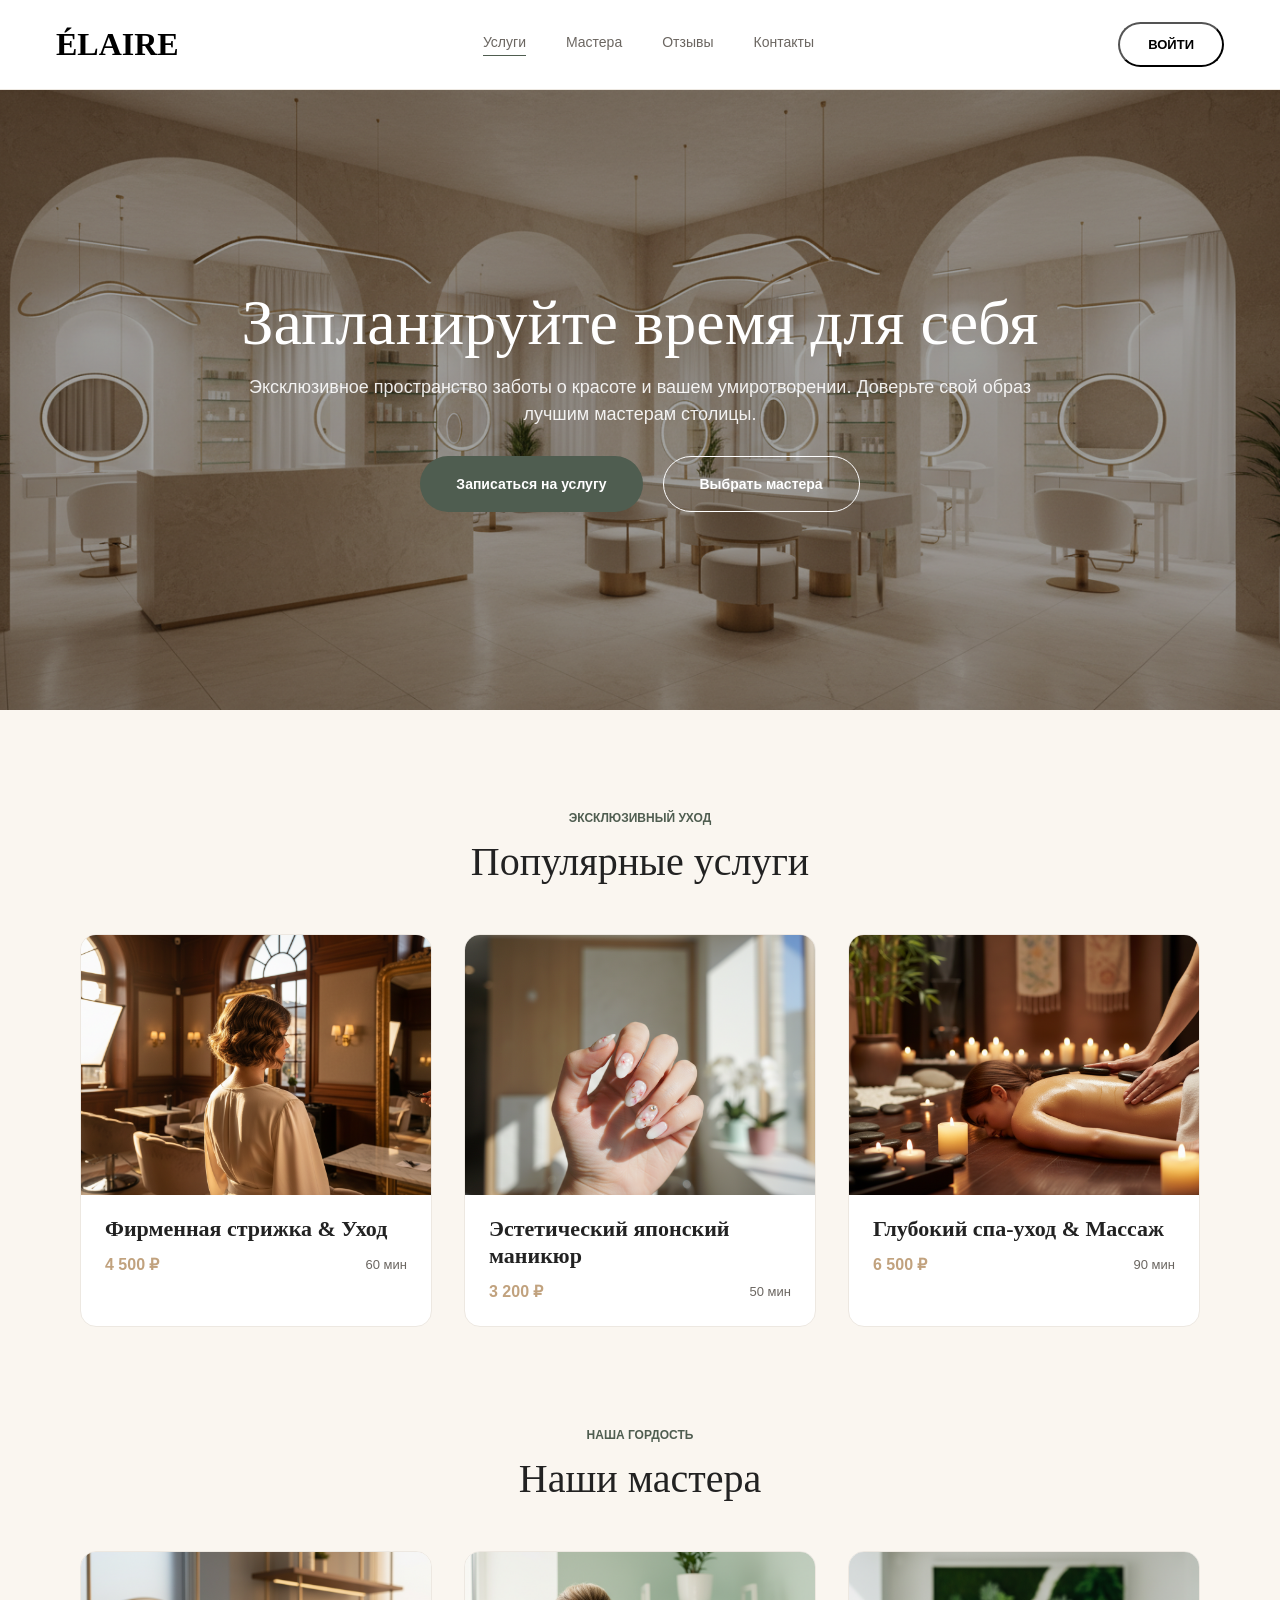
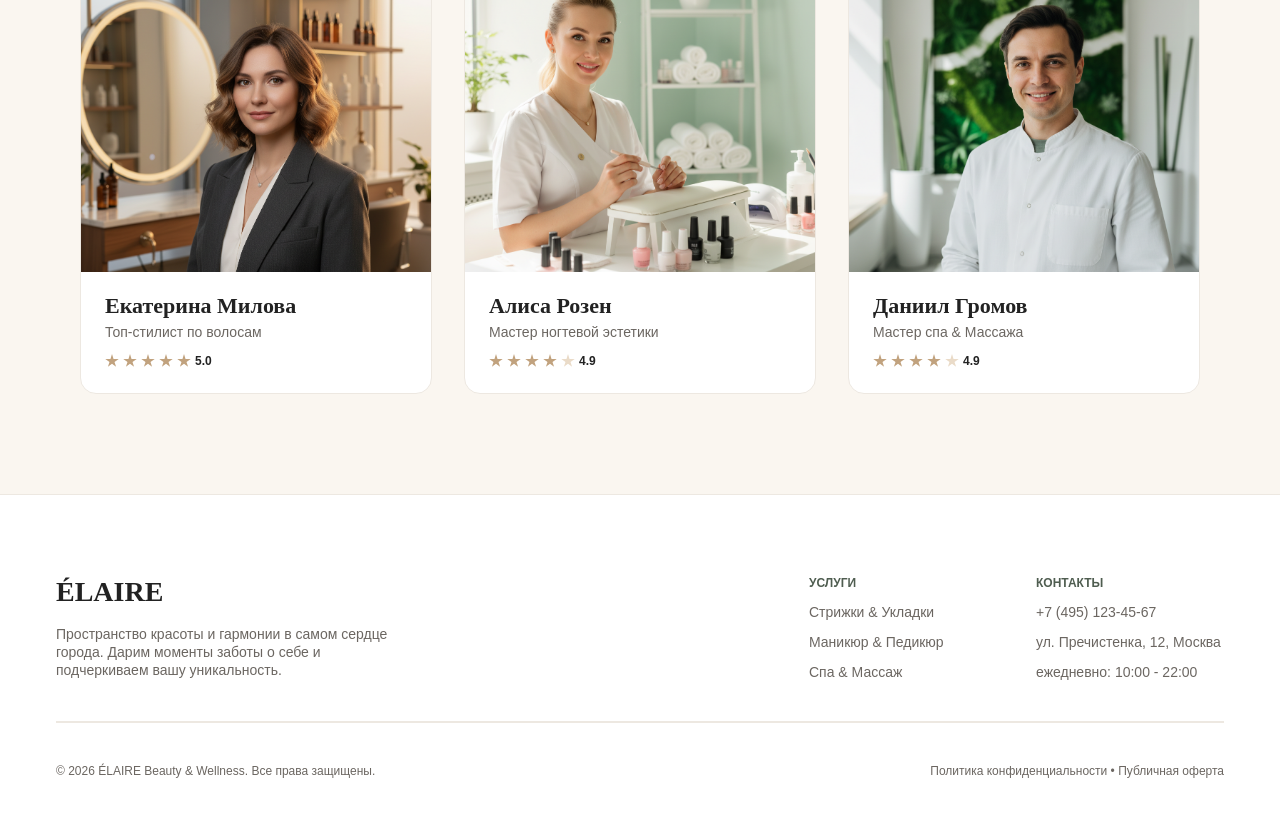
<file: frontend-1-complete/index.html>
<!DOCTYPE html>
<html lang="ru">
  <head>
    <meta charset="UTF-8" />
    <link rel="icon" type="image/svg+xml" href="/favicon.svg" />
    <meta name="viewport" content="width=device-width, initial-scale=1.0" />
    <title>ÉLAIRE — Салон услуг</title>
    <link rel="stylesheet" href="home.css" />
  </head>
  <body>
    <div class="page">
      <!-- header -->
      <header class="header">
        <div class="logo">
          <span class="logo-text">ÉLAIRE</span>
        </div>
        <nav class="nav-links">
          <div class="nav-item active"><a href="#">Услуги</a></div>
          <div class="nav-item"><a href="#">Мастера</a></div>
          <div class="nav-item"><a href="#">Отзывы</a></div>
          <div class="nav-item"><a href="#">Контакты</a></div>
        </nav>
        <button class="login-button"><span>Войти</span></button>
      </header>

      <!-- hero -->
      <section class="hero">
        <div class="hero-text-container">
          <h1 class="hero-title">Запланируйте время для себя</h1>
          <p class="hero-desc">
            Эксклюзивное пространство заботы о красоте и вашем умиротворении.
            Доверьте свой образ лучшим мастерам столицы.
          </p>
        </div>
        <div class="hero-ctas">
          <button
            class="cta-service"
            onclick="window.location.href='services.html'"
          >
            Записаться на услугу
          </button>
          <button class="cta-master">Выбрать мастера</button>
        </div>
      </section>

      <!-- popular services -->
      <section class="popular-services">
        <div class="section-header">
          <span class="section-tag">Эксклюзивный уход</span>
          <h2 class="section-title">Популярные услуги</h2>
        </div>
        <div class="services-grid">
          <article class="service-card">
            <div
              class="service-card-image"
              style="background-image: url('images/service-haircut.png')"
            ></div>
            <div class="service-card-body">
              <h3 class="service-card-title">Фирменная стрижка &amp; Уход</h3>
              <div class="service-card-meta">
                <span class="price">4 500 ₽</span>
                <span class="duration">60 мин</span>
              </div>
            </div>
          </article>
          <article class="service-card">
            <div
              class="service-card-image"
              style="background-image: url('images/service-manicure.png')"
            ></div>
            <div class="service-card-body">
              <h3 class="service-card-title">Эстетический японский маникюр</h3>
              <div class="service-card-meta">
                <span class="price">3 200 ₽</span>
                <span class="duration">50 мин</span>
              </div>
            </div>
          </article>
          <article class="service-card">
            <div
              class="service-card-image"
              style="background-image: url('images/service-spa.png')"
            ></div>
            <div class="service-card-body">
              <h3 class="service-card-title">Глубокий спа-уход &amp; Массаж</h3>
              <div class="service-card-meta">
                <span class="price">6 500 ₽</span>
                <span class="duration">90 мин</span>
              </div>
            </div>
          </article>
        </div>
      </section>

      <!-- our masters -->
      <section class="our-masters">
        <div class="section-header">
          <span class="section-tag">Наша гордость</span>
          <h2 class="section-title">Наши мастера</h2>
        </div>
        <div class="masters-grid">
          <article class="master-card">
            <div
              class="master-card-image"
              style="background-image: url('images/master-ekaterina.png')"
            ></div>
            <div class="master-card-body">
              <div class="master-info">
                <h3 class="master-name">Екатерина Милова</h3>
                <span class="master-role">Топ-стилист по волосам</span>
              </div>
              <div class="stars">
                <span class="star"></span>
                <span class="star"></span>
                <span class="star"></span>
                <span class="star"></span>
                <span class="star"></span>
                <span class="rating">5.0</span>
              </div>
            </div>
          </article>
          <article class="master-card">
            <div
              class="master-card-image"
              style="background-image: url('images/master-alisa.png')"
            ></div>
            <div class="master-card-body">
              <div class="master-info">
                <h3 class="master-name">Алиса Розен</h3>
                <span class="master-role">Мастер ногтевой эстетики</span>
              </div>
              <div class="stars">
                <span class="star"></span>
                <span class="star"></span>
                <span class="star"></span>
                <span class="star"></span>
                <span class="star star-empty"></span>
                <span class="rating">4.9</span>
              </div>
            </div>
          </article>
          <article class="master-card">
            <div
              class="master-card-image"
              style="background-image: url('images/master-daniil.png')"
            ></div>
            <div class="master-card-body">
              <div class="master-info">
                <h3 class="master-name">Даниил Громов</h3>
                <span class="master-role">Мастер спа &amp; Массажа</span>
              </div>
              <div class="stars">
                <span class="star"></span>
                <span class="star"></span>
                <span class="star"></span>
                <span class="star"></span>
                <span class="star star-empty"></span>
                <span class="rating">4.9</span>
              </div>
            </div>
          </article>
        </div>
      </section>

      <!-- footer -->
      <footer class="footer">
        <div class="footer-top">
          <div class="footer-brand">
            <span class="brand-name">ÉLAIRE</span>
            <span class="brand-desc"
              >Пространство красоты и гармонии в самом сердце города. Дарим
              моменты заботы о себе и подчеркиваем вашу уникальность.</span
            >
          </div>
          <div class="footer-links-row">
            <div class="links-col" style="width: 147px">
              <span class="col-title">Услуги</span>
              <a href="#">Стрижки &amp; Укладки</a>
              <a href="#">Маникюр &amp; Педикюр</a>
              <a href="#">Спа &amp; Массаж</a>
            </div>
            <div class="links-col" style="width: 188px">
              <span class="col-title">Контакты</span>
              <a href="#">+7 (495) 123-45-67</a>
              <a href="#">ул. Пречистенка, 12, Москва</a>
              <a href="#">ежедневно: 10:00 - 22:00</a>
            </div>
          </div>
        </div>
        <div class="footer-line"></div>
        <div class="footer-bottom">
          <span class="copy"
            >© 2026 ÉLAIRE Beauty &amp; Wellness. Все права защищены.</span
          >
          <span class="legal"
            >Политика конфиденциальности • Публичная оферта</span
          >
        </div>
      </footer>
    </div>
  </body>
</html>
</file>
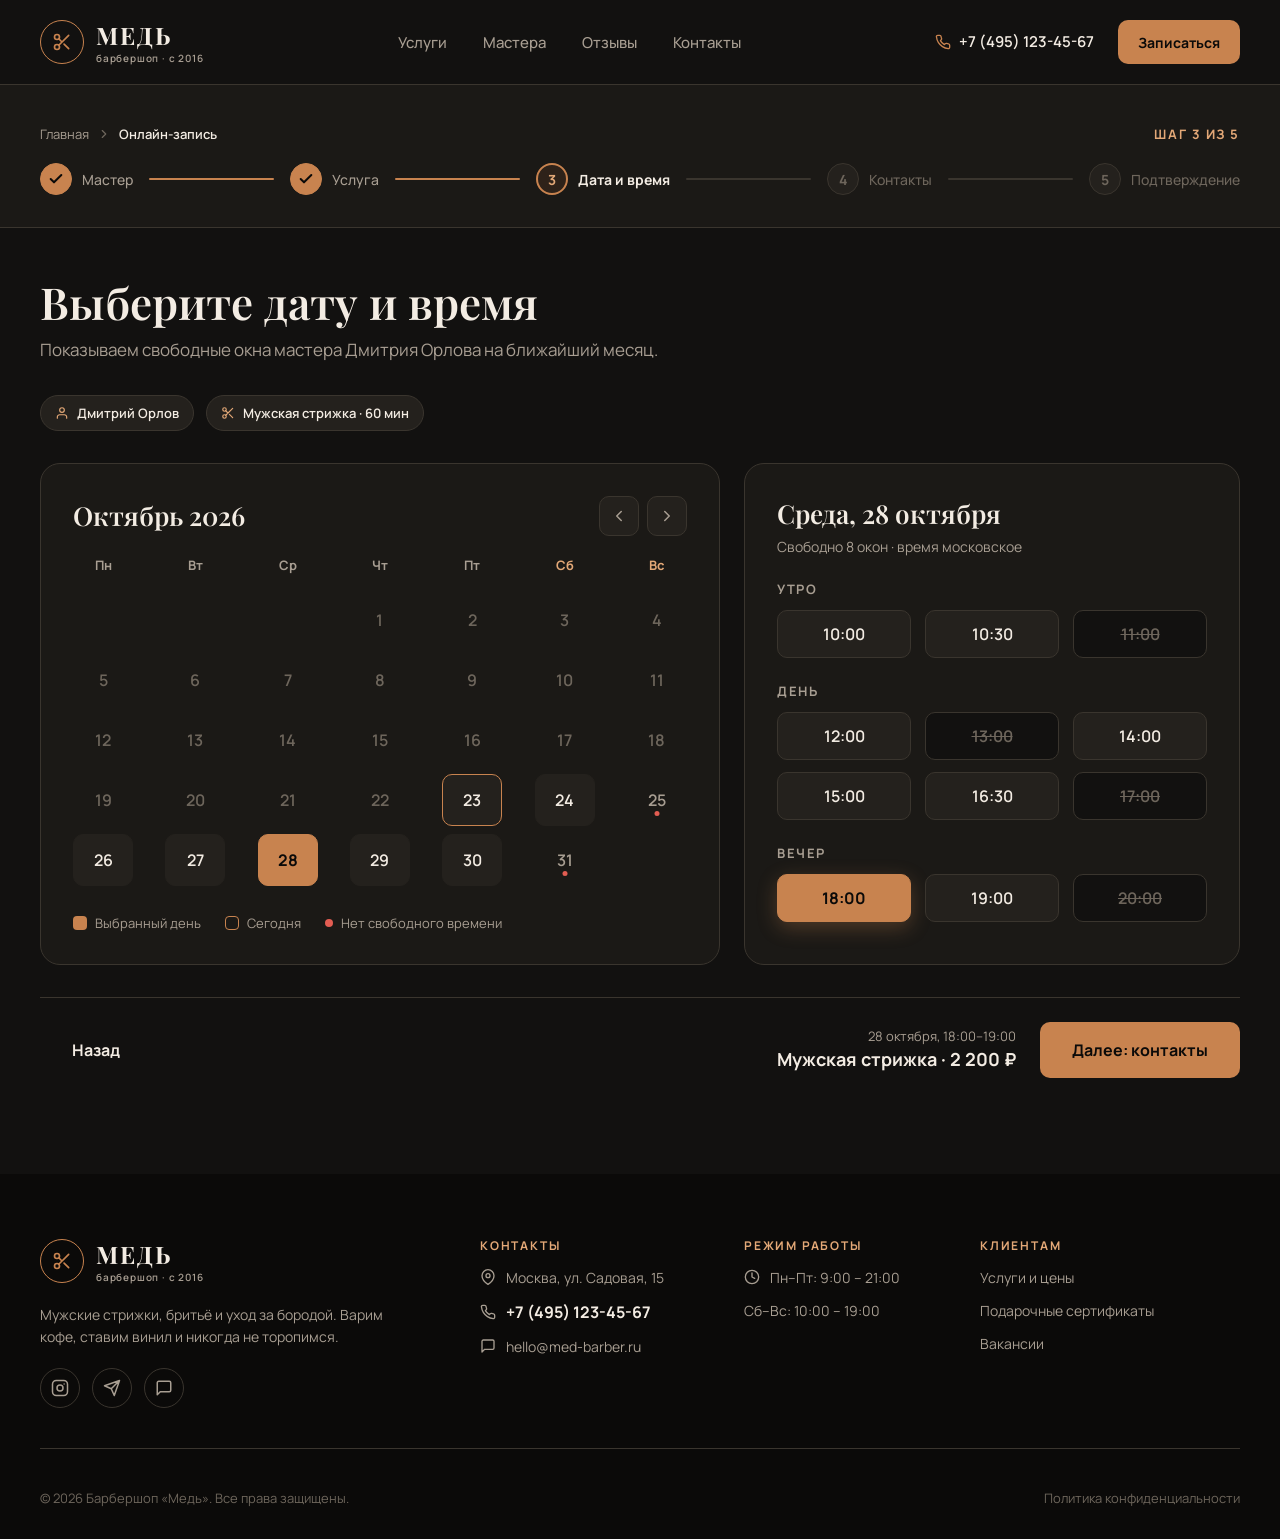
<file: frontend-1-practice/index.html>
<!DOCTYPE html>
<html lang="ru">
<head>
  <meta charset="UTF-8">
  <meta name="viewport" content="width=device-width, initial-scale=1.0">
  <title>Выбор даты и времени — Барбершоп «Медь»</title>
  <link rel="preconnect" href="https://fonts.googleapis.com">
  <link rel="preconnect" href="https://fonts.gstatic.com" crossorigin>
  <link href="https://fonts.googleapis.com/css2?family=Manrope:wght@400;500;600;700&family=Playfair+Display:wght@600;700&display=swap" rel="stylesheet">
  <link rel="stylesheet" href="styles.css">
</head>
<body class="page">

  <!-- Шапка -->
  <header class="header">
    <div class="header__inner">
      <a class="logo" href="#">
        <span class="logo__sign">
          <svg class="logo__icon" width="20" height="20" viewBox="0 0 20 20" fill="none" stroke="currentColor" stroke-width="1.67" stroke-linecap="round" stroke-linejoin="round" aria-hidden="true">
            <circle cx="5" cy="5" r="2.5"/><circle cx="5" cy="15" r="2.5"/>
            <path d="M16.67 3.33 6.77 13.23M12.06 12.07l4.6 4.6M6.77 6.77 10 10"/>
          </svg>
        </span>
        <span class="logo__text">
          <span class="logo__title">Медь</span>
          <span class="logo__subtitle">барбершоп · с 2016</span>
        </span>
      </a>

      <nav class="header__nav">
        <ul class="menu">
          <li class="menu__item"><a class="menu__link" href="#">Услуги</a></li>
          <li class="menu__item"><a class="menu__link" href="#">Мастера</a></li>
          <li class="menu__item"><a class="menu__link" href="#">Отзывы</a></li>
          <li class="menu__item"><a class="menu__link" href="#">Контакты</a></li>
        </ul>
      </nav>

      <div class="header__actions">
        <a class="phone" href="tel:+74951234567">
          <svg class="phone__icon" width="16" height="16" viewBox="0 0 24 24" fill="none" stroke="currentColor" stroke-width="2" stroke-linecap="round" stroke-linejoin="round" aria-hidden="true">
            <path d="M22 16.92v3a2 2 0 0 1-2.18 2 19.79 19.79 0 0 1-8.63-3.07 19.5 19.5 0 0 1-6-6 19.79 19.79 0 0 1-3.07-8.67A2 2 0 0 1 4.11 2h3a2 2 0 0 1 2 1.72c.13.96.36 1.9.7 2.81a2 2 0 0 1-.45 2.11L8.09 9.91a16 16 0 0 0 6 6l1.27-1.27a2 2 0 0 1 2.11-.45c.91.34 1.85.57 2.81.7A2 2 0 0 1 22 16.92z"/>
          </svg>
          +7 (495) 123-45-67
        </a>
        <a class="button button_type_primary button_size_s" href="#">Записаться</a>
      </div>
    </div>
  </header>

  <main class="main">

    <!-- Шаги записи -->
    <section class="steps">
      <div class="steps__inner">
        <div class="steps__top">
          <nav class="breadcrumbs" aria-label="Хлебные крошки">
            <a class="breadcrumbs__link" href="#">Главная</a>
            <svg class="breadcrumbs__icon" width="14" height="14" viewBox="0 0 14 14" fill="none" stroke="currentColor" stroke-width="1.17" stroke-linecap="round" stroke-linejoin="round" aria-hidden="true"><path d="M5.25 10.5 8.75 7l-3.5-3.5"/></svg>
            <span class="breadcrumbs__current">Онлайн-запись</span>
          </nav>
          <p class="steps__counter">Шаг 3 из 5</p>
        </div>

        <ol class="progress">
          <li class="progress__step progress__step_state_done">
            <span class="progress__circle">
              <svg width="16" height="16" viewBox="0 0 16 16" fill="none" stroke="currentColor" stroke-width="2" stroke-linecap="round" stroke-linejoin="round" aria-hidden="true"><path d="M13.33 4 6 11.33 2.67 8"/></svg>
            </span>
            <span class="progress__label">Мастер</span>
          </li>
          <li class="progress__line progress__line_state_done" aria-hidden="true"></li>
          <li class="progress__step progress__step_state_done">
            <span class="progress__circle">
              <svg width="16" height="16" viewBox="0 0 16 16" fill="none" stroke="currentColor" stroke-width="2" stroke-linecap="round" stroke-linejoin="round" aria-hidden="true"><path d="M13.33 4 6 11.33 2.67 8"/></svg>
            </span>
            <span class="progress__label">Услуга</span>
          </li>
          <li class="progress__line progress__line_state_done" aria-hidden="true"></li>
          <li class="progress__step progress__step_state_current">
            <span class="progress__circle">3</span>
            <span class="progress__label">Дата и время</span>
          </li>
          <li class="progress__line" aria-hidden="true"></li>
          <li class="progress__step">
            <span class="progress__circle">4</span>
            <span class="progress__label">Контакты</span>
          </li>
          <li class="progress__line" aria-hidden="true"></li>
          <li class="progress__step">
            <span class="progress__circle">5</span>
            <span class="progress__label">Подтверждение</span>
          </li>
        </ol>
      </div>
    </section>

    <!-- Выбор даты и времени -->
    <section class="booking">
      <div class="booking__intro">
        <h1 class="booking__title">Выберите дату и время</h1>
        <p class="booking__text">Показываем свободные окна мастера Дмитрия Орлова на ближайший месяц.</p>
      </div>

      <ul class="chosen">
        <li class="chip">
          <svg class="chip__icon" width="14" height="14" viewBox="0 0 14 14" fill="none" stroke="currentColor" stroke-width="1.17" stroke-linecap="round" stroke-linejoin="round" aria-hidden="true">
            <path d="M11.67 12.25v-1.17a2.33 2.33 0 0 0-2.34-2.33H4.67a2.33 2.33 0 0 0-2.34 2.33v1.17"/><circle cx="7" cy="4.08" r="2.33"/>
          </svg>
          Дмитрий Орлов
        </li>
        <li class="chip">
          <svg class="chip__icon" width="14" height="14" viewBox="0 0 20 20" fill="none" stroke="currentColor" stroke-width="1.67" stroke-linecap="round" stroke-linejoin="round" aria-hidden="true">
            <circle cx="5" cy="5" r="2.5"/><circle cx="5" cy="15" r="2.5"/>
            <path d="M16.67 3.33 6.77 13.23M12.06 12.07l4.6 4.6M6.77 6.77 10 10"/>
          </svg>
          Мужская стрижка · 60 мин
        </li>
      </ul>

      <div class="booking__grid">

        <!-- Календарь -->
        <article class="card calendar">
          <div class="calendar__head">
            <h2 class="card__title">Октябрь 2026</h2>
            <div class="calendar__arrows">
              <button class="icon-button" type="button" aria-label="Предыдущий месяц">
                <svg width="18" height="18" viewBox="0 0 18 18" fill="none" stroke="currentColor" stroke-width="1.5" stroke-linecap="round" stroke-linejoin="round" aria-hidden="true"><path d="M11.25 13.5 6.75 9l4.5-4.5"/></svg>
              </button>
              <button class="icon-button" type="button" aria-label="Следующий месяц">
                <svg width="18" height="18" viewBox="0 0 18 18" fill="none" stroke="currentColor" stroke-width="1.5" stroke-linecap="round" stroke-linejoin="round" aria-hidden="true"><path d="M6.75 13.5 11.25 9l-4.5-4.5"/></svg>
              </button>
            </div>
          </div>

          <ul class="calendar__weekdays">
            <li class="calendar__weekday">Пн</li>
            <li class="calendar__weekday">Вт</li>
            <li class="calendar__weekday">Ср</li>
            <li class="calendar__weekday">Чт</li>
            <li class="calendar__weekday">Пт</li>
            <li class="calendar__weekday calendar__weekday_type_weekend">Сб</li>
            <li class="calendar__weekday calendar__weekday_type_weekend">Вс</li>
          </ul>

          <div class="calendar__days">
            <span class="day day_type_empty"></span>
            <span class="day day_type_empty"></span>
            <span class="day day_type_empty"></span>
            <button class="day day_state_past" type="button" disabled>1</button>
            <button class="day day_state_past" type="button" disabled>2</button>
            <button class="day day_state_past" type="button" disabled>3</button>
            <button class="day day_state_past" type="button" disabled>4</button>

            <button class="day day_state_past" type="button" disabled>5</button>
            <button class="day day_state_past" type="button" disabled>6</button>
            <button class="day day_state_past" type="button" disabled>7</button>
            <button class="day day_state_past" type="button" disabled>8</button>
            <button class="day day_state_past" type="button" disabled>9</button>
            <button class="day day_state_past" type="button" disabled>10</button>
            <button class="day day_state_past" type="button" disabled>11</button>

            <button class="day day_state_past" type="button" disabled>12</button>
            <button class="day day_state_past" type="button" disabled>13</button>
            <button class="day day_state_past" type="button" disabled>14</button>
            <button class="day day_state_past" type="button" disabled>15</button>
            <button class="day day_state_past" type="button" disabled>16</button>
            <button class="day day_state_past" type="button" disabled>17</button>
            <button class="day day_state_past" type="button" disabled>18</button>

            <button class="day day_state_past" type="button" disabled>19</button>
            <button class="day day_state_past" type="button" disabled>20</button>
            <button class="day day_state_past" type="button" disabled>21</button>
            <button class="day day_state_past" type="button" disabled>22</button>
            <button class="day day_state_today" type="button">23</button>
            <button class="day" type="button">24</button>
            <button class="day day_state_full" type="button">25</button>

            <button class="day" type="button">26</button>
            <button class="day" type="button">27</button>
            <button class="day day_state_selected" type="button" aria-pressed="true">28</button>
            <button class="day" type="button">29</button>
            <button class="day" type="button">30</button>
            <button class="day day_state_full" type="button">31</button>
            <span class="day day_type_empty"></span>
          </div>

          <ul class="legend">
            <li class="legend__item"><span class="legend__mark legend__mark_type_selected"></span>Выбранный день</li>
            <li class="legend__item"><span class="legend__mark legend__mark_type_today"></span>Сегодня</li>
            <li class="legend__item"><span class="legend__mark legend__mark_type_full"></span>Нет свободного времени</li>
          </ul>
        </article>

        <!-- Свободное время -->
        <article class="card slots">
          <div class="slots__head">
            <h2 class="card__title">Среда, 28 октября</h2>
            <p class="slots__caption">Свободно 8 окон · время московское</p>
          </div>

          <div class="slots__group">
            <h3 class="slots__label">Утро</h3>
            <div class="slots__list">
              <button class="slot" type="button">10:00</button>
              <button class="slot" type="button">10:30</button>
              <button class="slot slot_state_busy" type="button" disabled>11:00</button>
            </div>
          </div>

          <div class="slots__group">
            <h3 class="slots__label">День</h3>
            <div class="slots__list">
              <button class="slot" type="button">12:00</button>
              <button class="slot slot_state_busy" type="button" disabled>13:00</button>
              <button class="slot" type="button">14:00</button>
              <button class="slot" type="button">15:00</button>
              <button class="slot" type="button">16:30</button>
              <button class="slot slot_state_busy" type="button" disabled>17:00</button>
            </div>
          </div>

          <div class="slots__group">
            <h3 class="slots__label">Вечер</h3>
            <div class="slots__list">
              <button class="slot slot_state_selected" type="button" aria-pressed="true">18:00</button>
              <button class="slot" type="button">19:00</button>
              <button class="slot slot_state_busy" type="button" disabled>20:00</button>
            </div>
          </div>
        </article>
      </div>

      <!-- Навигация по шагам -->
      <div class="step-nav">
        <a class="button button_type_ghost" href="#">Назад</a>
        <div class="step-nav__right">
          <div class="summary">
            <p class="summary__date">28 октября, 18:00–19:00</p>
            <p class="summary__service">Мужская стрижка · 2 200 ₽</p>
          </div>
          <a class="button button_type_primary" href="#">Далее: контакты</a>
        </div>
      </div>
    </section>
  </main>

  <!-- Подвал -->
  <footer class="footer">
    <div class="footer__inner">
      <div class="footer__columns">
        <div class="footer__about">
          <a class="logo" href="#">
            <span class="logo__sign">
              <svg class="logo__icon" width="20" height="20" viewBox="0 0 20 20" fill="none" stroke="currentColor" stroke-width="1.67" stroke-linecap="round" stroke-linejoin="round" aria-hidden="true">
                <circle cx="5" cy="5" r="2.5"/><circle cx="5" cy="15" r="2.5"/>
                <path d="M16.67 3.33 6.77 13.23M12.06 12.07l4.6 4.6M6.77 6.77 10 10"/>
              </svg>
            </span>
            <span class="logo__text">
              <span class="logo__title">Медь</span>
              <span class="logo__subtitle">барбершоп · с 2016</span>
            </span>
          </a>
          <p class="footer__text">Мужские стрижки, бритьё и уход за бородой. Варим кофе, ставим винил и никогда не торопимся.</p>
          <ul class="socials">
            <li class="socials__item"><a class="socials__link" href="#" aria-label="Instagram">
              <svg width="18" height="18" viewBox="0 0 18 18" fill="none" stroke="currentColor" stroke-width="1.5" stroke-linecap="round" stroke-linejoin="round" aria-hidden="true"><rect x="1.5" y="1.5" width="15" height="15" rx="3.75"/><circle cx="9" cy="9" r="3"/><path d="M13.13 4.88h.01"/></svg>
            </a></li>
            <li class="socials__item"><a class="socials__link" href="#" aria-label="Telegram">
              <svg width="18" height="18" viewBox="0 0 18 18" fill="none" stroke="currentColor" stroke-width="1.5" stroke-linecap="round" stroke-linejoin="round" aria-hidden="true"><path d="M16.5 1.5 8.25 9.75M16.5 1.5l-5.25 15-3-6.75-6.75-3 15-5.25z"/></svg>
            </a></li>
            <li class="socials__item"><a class="socials__link" href="#" aria-label="Написать нам">
              <svg width="18" height="18" viewBox="0 0 18 18" fill="none" stroke="currentColor" stroke-width="1.5" stroke-linecap="round" stroke-linejoin="round" aria-hidden="true"><path d="M15.75 11.25a1.5 1.5 0 0 1-1.5 1.5h-9l-3 3v-12a1.5 1.5 0 0 1 1.5-1.5h10.5a1.5 1.5 0 0 1 1.5 1.5z"/></svg>
            </a></li>
          </ul>
        </div>

        <div class="footer__column">
          <h2 class="footer__heading">Контакты</h2>
          <address class="footer__list">
            <p class="footer__row">
              <svg class="footer__icon" width="16" height="16" viewBox="0 0 16 16" fill="none" stroke="currentColor" stroke-width="1.33" stroke-linecap="round" stroke-linejoin="round" aria-hidden="true"><path d="M14 6.67c0 4.66-6 8.66-6 8.66s-6-4-6-8.66a6 6 0 0 1 12 0z"/><circle cx="8" cy="6.67" r="2"/></svg>
              Москва, ул. Садовая, 15
            </p>
            <a class="footer__row footer__row_type_phone" href="tel:+74951234567">
              <svg class="footer__icon" width="16" height="16" viewBox="0 0 24 24" fill="none" stroke="currentColor" stroke-width="2" stroke-linecap="round" stroke-linejoin="round" aria-hidden="true"><path d="M22 16.92v3a2 2 0 0 1-2.18 2 19.79 19.79 0 0 1-8.63-3.07 19.5 19.5 0 0 1-6-6 19.79 19.79 0 0 1-3.07-8.67A2 2 0 0 1 4.11 2h3a2 2 0 0 1 2 1.72c.13.96.36 1.9.7 2.81a2 2 0 0 1-.45 2.11L8.09 9.91a16 16 0 0 0 6 6l1.27-1.27a2 2 0 0 1 2.11-.45c.91.34 1.85.57 2.81.7A2 2 0 0 1 22 16.92z"/></svg>
              +7 (495) 123-45-67
            </a>
            <a class="footer__row footer__link" href="mailto:hello@med-barber.ru">
              <svg class="footer__icon" width="16" height="16" viewBox="0 0 18 18" fill="none" stroke="currentColor" stroke-width="1.5" stroke-linecap="round" stroke-linejoin="round" aria-hidden="true"><path d="M15.75 11.25a1.5 1.5 0 0 1-1.5 1.5h-9l-3 3v-12a1.5 1.5 0 0 1 1.5-1.5h10.5a1.5 1.5 0 0 1 1.5 1.5z"/></svg>
              hello@med-barber.ru
            </a>
          </address>
        </div>

        <div class="footer__column">
          <h2 class="footer__heading">Режим работы</h2>
          <div class="footer__list">
            <p class="footer__row">
              <svg class="footer__icon" width="16" height="16" viewBox="0 0 16 16" fill="none" stroke="currentColor" stroke-width="1.33" stroke-linecap="round" stroke-linejoin="round" aria-hidden="true"><circle cx="8" cy="8" r="6.67"/><path d="M8 4v4l2.67 1.33"/></svg>
              Пн–Пт: 9:00 – 21:00
            </p>
            <p class="footer__row">Сб–Вс: 10:00 – 19:00</p>
          </div>
        </div>

        <nav class="footer__column">
          <h2 class="footer__heading">Клиентам</h2>
          <ul class="footer__list">
            <li class="footer__item"><a class="footer__row footer__link" href="#">Услуги и цены</a></li>
            <li class="footer__item"><a class="footer__row footer__link" href="#">Подарочные сертификаты</a></li>
            <li class="footer__item"><a class="footer__row footer__link" href="#">Вакансии</a></li>
          </ul>
        </nav>
      </div>

      <div class="footer__bottom">
        <p class="footer__copy">© 2026 Барбершоп «Медь». Все права защищены.</p>
        <a class="footer__copy footer__link" href="#">Политика конфиденциальности</a>
      </div>
    </div>
  </footer>

</body>
</html>
</file>
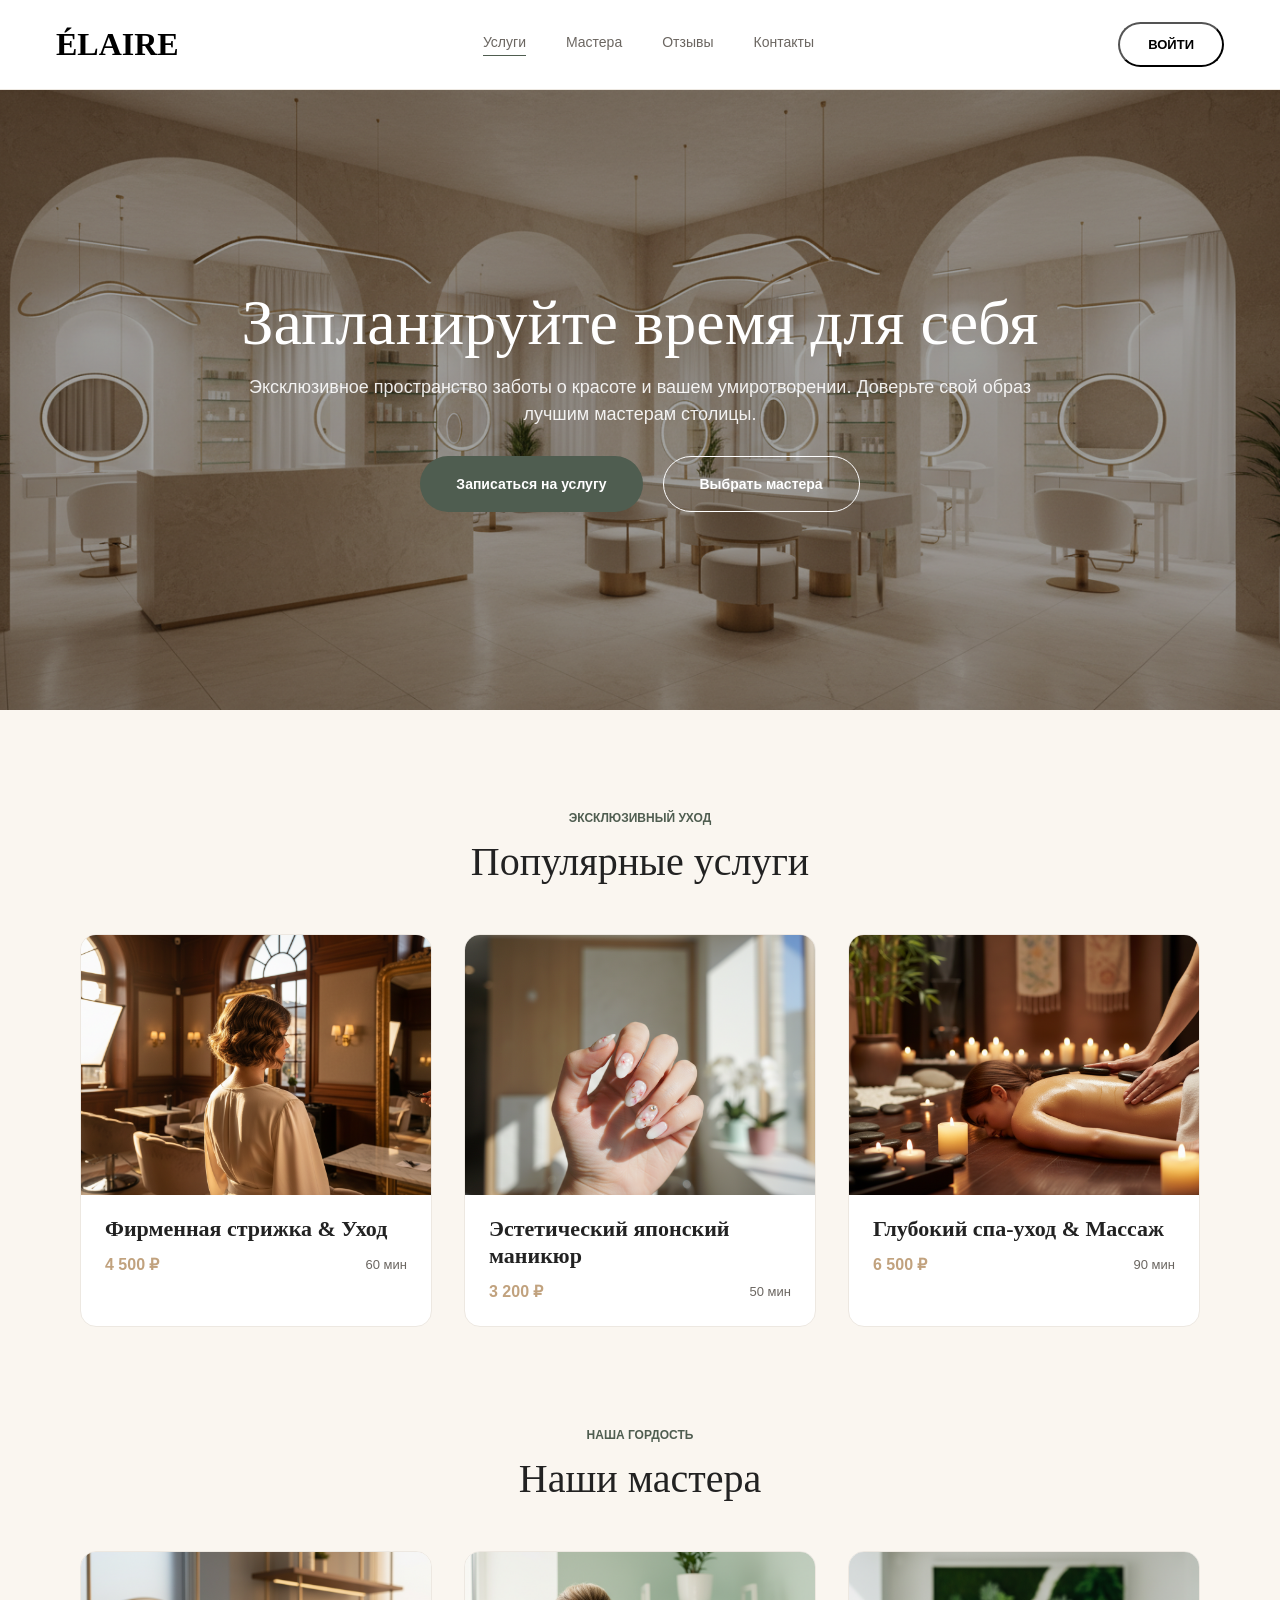
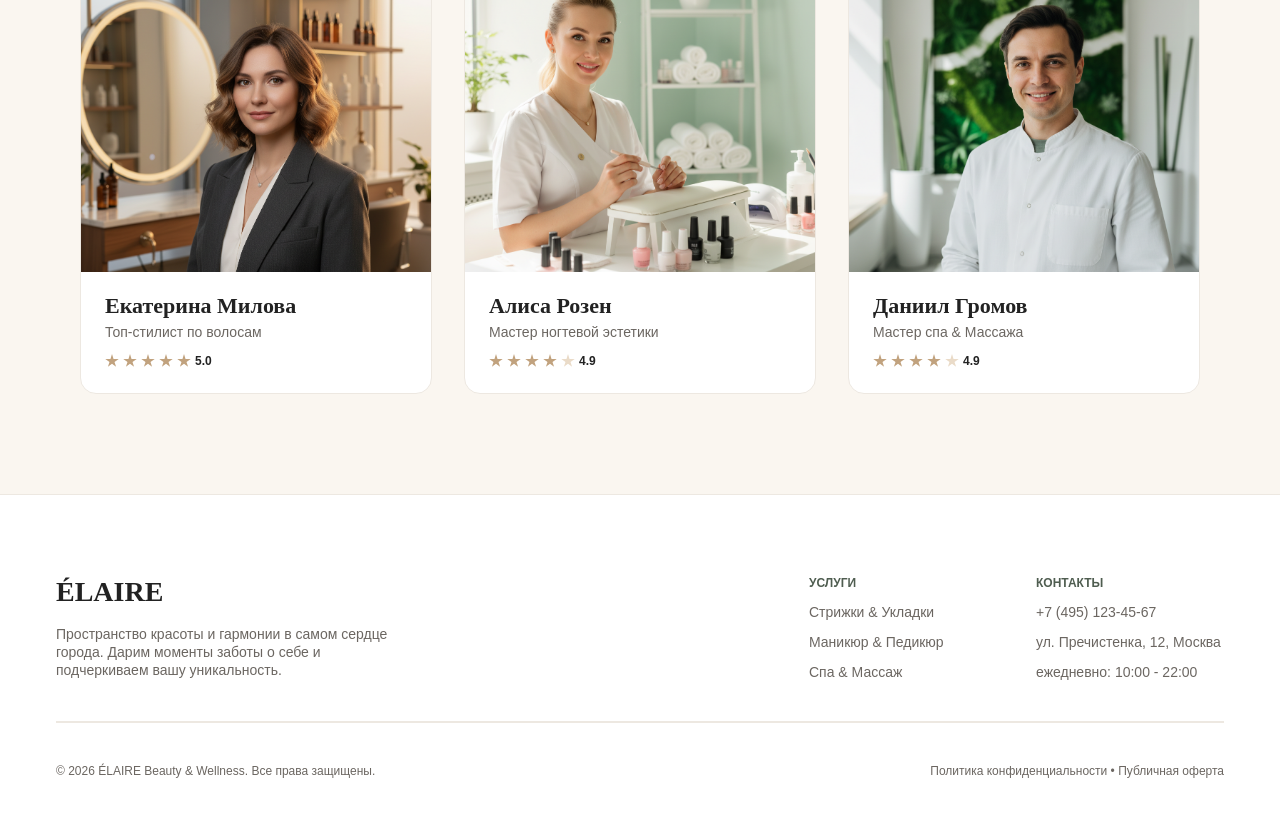
<file: frontend-2-complete/index.html>
<!DOCTYPE html>
<html lang="ru">
  <head>
    <meta charset="UTF-8" />
    <link rel="icon" type="image/svg+xml" href="/favicon.svg" />
    <meta name="viewport" content="width=device-width, initial-scale=1.0" />
    <title>ÉLAIRE — Салон услуг</title>
    <link rel="stylesheet" href="home.css" />
  </head>
  <body>
    <div class="page">
      <!-- header -->
      <header class="header">
        <div class="logo">
          <span class="logo-text">ÉLAIRE</span>
        </div>
        <nav class="nav-links">
          <div class="nav-item active"><a href="#">Услуги</a></div>
          <div class="nav-item"><a href="#">Мастера</a></div>
          <div class="nav-item"><a href="#">Отзывы</a></div>
          <div class="nav-item"><a href="#">Контакты</a></div>
        </nav>
        <button class="login-button"><span>Войти</span></button>
      </header>

      <!-- hero -->
      <section class="hero">
        <div class="hero-text-container">
          <h1 class="hero-title">Запланируйте время для себя</h1>
          <p class="hero-desc">
            Эксклюзивное пространство заботы о красоте и вашем умиротворении.
            Доверьте свой образ лучшим мастерам столицы.
          </p>
        </div>
        <div class="hero-ctas">
          <button class="cta-service">Записаться на услугу</button>
          <button class="cta-master">Выбрать мастера</button>
        </div>
      </section>

      <!-- popular services -->
      <section class="popular-services">
        <div class="section-header">
          <span class="section-tag">Эксклюзивный уход</span>
          <h2 class="section-title">Популярные услуги</h2>
        </div>
        <div class="services-grid">
          <article class="service-card">
            <div
              class="service-card-image"
              style="background-image: url('images/service-haircut.png')"
            ></div>
            <div class="service-card-body">
              <h3 class="service-card-title">Фирменная стрижка &amp; Уход</h3>
              <div class="service-card-meta">
                <span class="price">4 500 ₽</span>
                <span class="duration">60 мин</span>
              </div>
            </div>
          </article>
          <article class="service-card">
            <div
              class="service-card-image"
              style="background-image: url('images/service-manicure.png')"
            ></div>
            <div class="service-card-body">
              <h3 class="service-card-title">Эстетический японский маникюр</h3>
              <div class="service-card-meta">
                <span class="price">3 200 ₽</span>
                <span class="duration">50 мин</span>
              </div>
            </div>
          </article>
          <article class="service-card">
            <div
              class="service-card-image"
              style="background-image: url('images/service-spa.png')"
            ></div>
            <div class="service-card-body">
              <h3 class="service-card-title">Глубокий спа-уход &amp; Массаж</h3>
              <div class="service-card-meta">
                <span class="price">6 500 ₽</span>
                <span class="duration">90 мин</span>
              </div>
            </div>
          </article>
        </div>
      </section>

      <!-- our masters -->
      <section class="our-masters">
        <div class="section-header">
          <span class="section-tag">Наша гордость</span>
          <h2 class="section-title">Наши мастера</h2>
        </div>
        <div class="masters-grid">
          <article class="master-card">
            <div
              class="master-card-image"
              style="background-image: url('images/master-ekaterina.png')"
            ></div>
            <div class="master-card-body">
              <div class="master-info">
                <h3 class="master-name">Екатерина Милова</h3>
                <span class="master-role">Топ-стилист по волосам</span>
              </div>
              <div class="stars">
                <span class="star"></span>
                <span class="star"></span>
                <span class="star"></span>
                <span class="star"></span>
                <span class="star"></span>
                <span class="rating">5.0</span>
              </div>
            </div>
          </article>
          <article class="master-card">
            <div
              class="master-card-image"
              style="background-image: url('images/master-alisa.png')"
            ></div>
            <div class="master-card-body">
              <div class="master-info">
                <h3 class="master-name">Алиса Розен</h3>
                <span class="master-role">Мастер ногтевой эстетики</span>
              </div>
              <div class="stars">
                <span class="star"></span>
                <span class="star"></span>
                <span class="star"></span>
                <span class="star"></span>
                <span class="star star-empty"></span>
                <span class="rating">4.9</span>
              </div>
            </div>
          </article>
          <article class="master-card">
            <div
              class="master-card-image"
              style="background-image: url('images/master-daniil.png')"
            ></div>
            <div class="master-card-body">
              <div class="master-info">
                <h3 class="master-name">Даниил Громов</h3>
                <span class="master-role">Мастер спа &amp; Массажа</span>
              </div>
              <div class="stars">
                <span class="star"></span>
                <span class="star"></span>
                <span class="star"></span>
                <span class="star"></span>
                <span class="star star-empty"></span>
                <span class="rating">4.9</span>
              </div>
            </div>
          </article>
        </div>
      </section>

      <!-- footer -->
      <footer class="footer">
        <div class="footer-top">
          <div class="footer-brand">
            <span class="brand-name">ÉLAIRE</span>
            <span class="brand-desc"
              >Пространство красоты и гармонии в самом сердце города. Дарим
              моменты заботы о себе и подчеркиваем вашу уникальность.</span
            >
          </div>
          <div class="footer-links-row">
            <div class="links-col" style="width: 147px">
              <span class="col-title">Услуги</span>
              <a href="#">Стрижки &amp; Укладки</a>
              <a href="#">Маникюр &amp; Педикюр</a>
              <a href="#">Спа &amp; Массаж</a>
            </div>
            <div class="links-col" style="width: 188px">
              <span class="col-title">Контакты</span>
              <a href="#">+7 (495) 123-45-67</a>
              <a href="#">ул. Пречистенка, 12, Москва</a>
              <a href="#">ежедневно: 10:00 - 22:00</a>
            </div>
          </div>
        </div>
        <div class="footer-line"></div>
        <div class="footer-bottom">
          <span class="copy"
            >© 2026 ÉLAIRE Beauty &amp; Wellness. Все права защищены.</span
          >
          <span class="legal"
            >Политика конфиденциальности • Публичная оферта</span
          >
        </div>
      </footer>
    </div>
    <script src="./home.js"></script>
  </body>
</html>
</file>
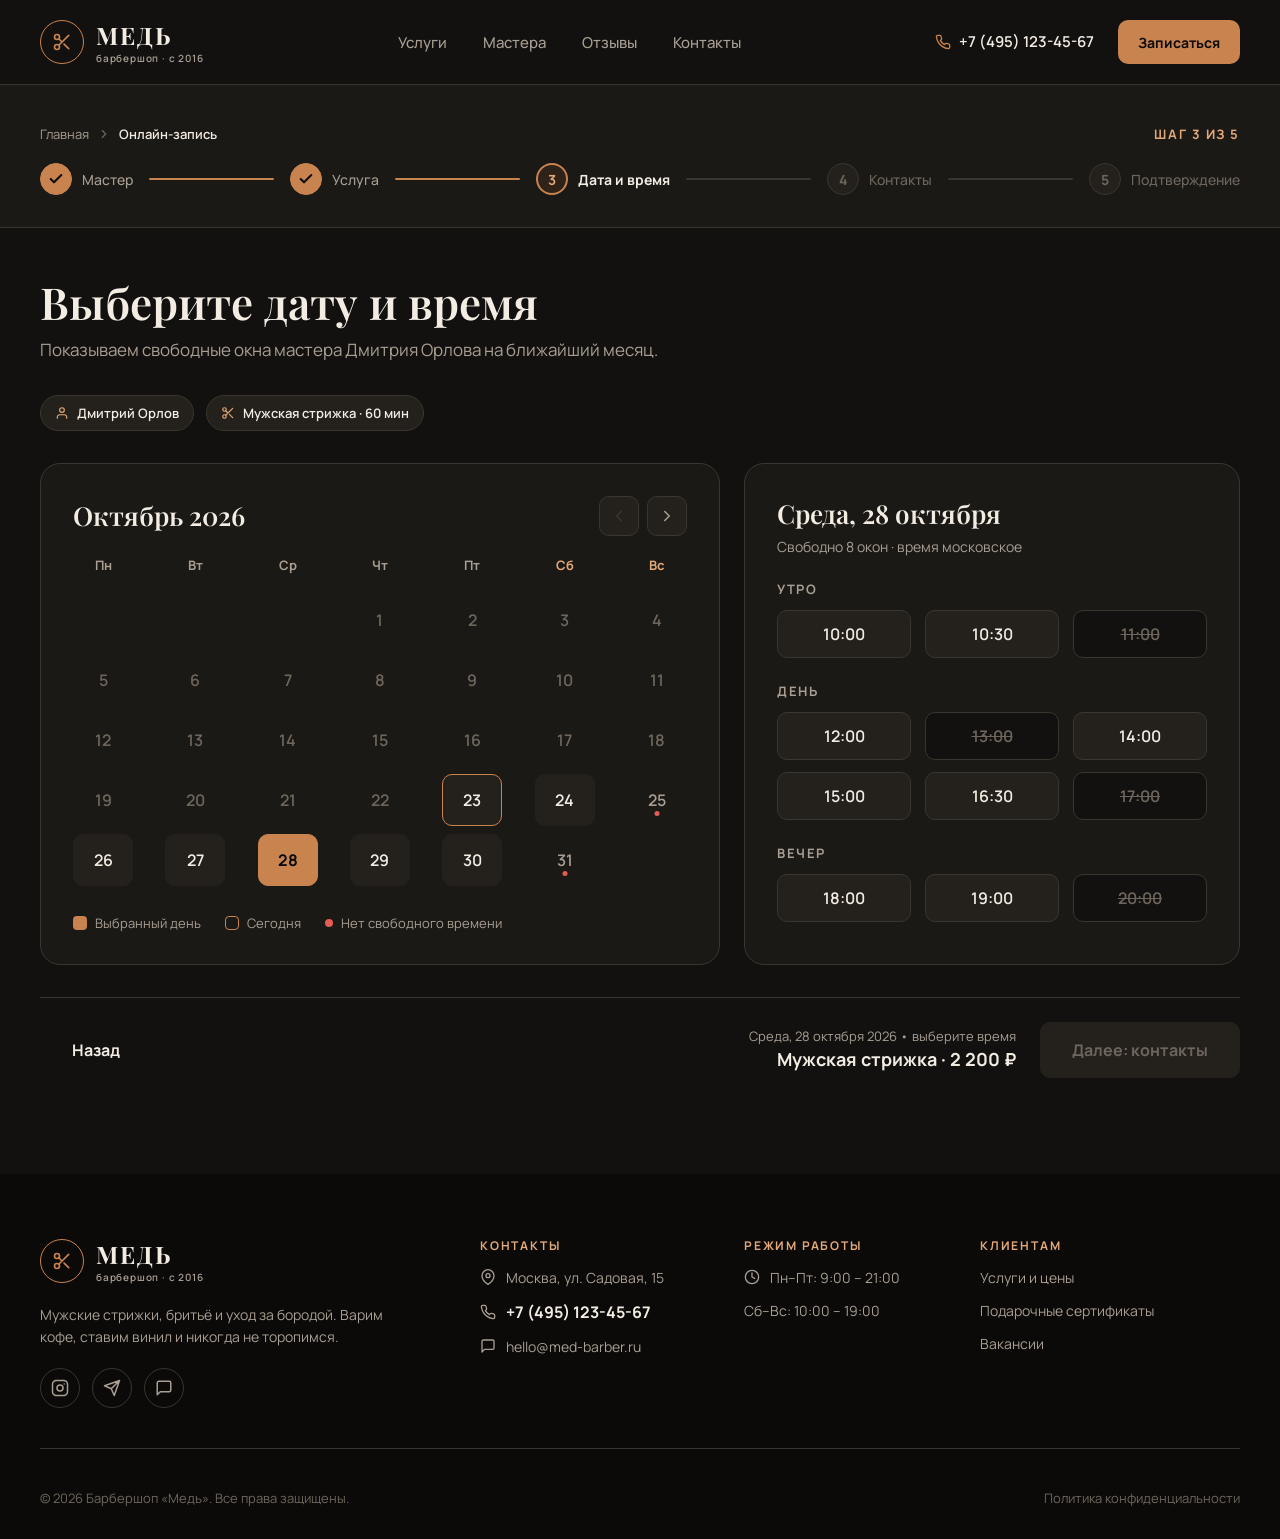
<file: frontend-2-practice/index.html>
<!DOCTYPE html>
<html lang="ru">
<head>
  <meta charset="UTF-8">
  <meta name="viewport" content="width=device-width, initial-scale=1.0">
  <title>Выбор даты и времени — Барбершоп «Медь»</title>
  <link rel="preconnect" href="https://fonts.googleapis.com">
  <link rel="preconnect" href="https://fonts.gstatic.com" crossorigin>
  <link href="https://fonts.googleapis.com/css2?family=Manrope:wght@400;500;600;700&family=Playfair+Display:wght@600;700&display=swap" rel="stylesheet">
  <link rel="stylesheet" href="styles.css">
</head>
<body class="page">

  <!-- Шапка -->
  <header class="header">
    <div class="header__inner">
      <a class="logo" href="#">
        <span class="logo__sign">
          <svg class="logo__icon" width="20" height="20" viewBox="0 0 20 20" fill="none" stroke="currentColor" stroke-width="1.67" stroke-linecap="round" stroke-linejoin="round" aria-hidden="true">
            <circle cx="5" cy="5" r="2.5"/><circle cx="5" cy="15" r="2.5"/>
            <path d="M16.67 3.33 6.77 13.23M12.06 12.07l4.6 4.6M6.77 6.77 10 10"/>
          </svg>
        </span>
        <span class="logo__text">
          <span class="logo__title">Медь</span>
          <span class="logo__subtitle">барбершоп · с 2016</span>
        </span>
      </a>

      <nav class="header__nav">
        <ul class="menu">
          <li class="menu__item"><a class="menu__link" href="#">Услуги</a></li>
          <li class="menu__item"><a class="menu__link" href="#">Мастера</a></li>
          <li class="menu__item"><a class="menu__link" href="#">Отзывы</a></li>
          <li class="menu__item"><a class="menu__link" href="#">Контакты</a></li>
        </ul>
      </nav>

      <div class="header__actions">
        <a class="phone" href="tel:+74951234567">
          <svg class="phone__icon" width="16" height="16" viewBox="0 0 24 24" fill="none" stroke="currentColor" stroke-width="2" stroke-linecap="round" stroke-linejoin="round" aria-hidden="true">
            <path d="M22 16.92v3a2 2 0 0 1-2.18 2 19.79 19.79 0 0 1-8.63-3.07 19.5 19.5 0 0 1-6-6 19.79 19.79 0 0 1-3.07-8.67A2 2 0 0 1 4.11 2h3a2 2 0 0 1 2 1.72c.13.96.36 1.9.7 2.81a2 2 0 0 1-.45 2.11L8.09 9.91a16 16 0 0 0 6 6l1.27-1.27a2 2 0 0 1 2.11-.45c.91.34 1.85.57 2.81.7A2 2 0 0 1 22 16.92z"/>
          </svg>
          +7 (495) 123-45-67
        </a>
        <a class="button button_type_primary button_size_s" href="#">Записаться</a>
      </div>
    </div>
  </header>

  <main class="main">

    <!-- Шаги записи -->
    <section class="steps">
      <div class="steps__inner">
        <div class="steps__top">
          <nav class="breadcrumbs" aria-label="Хлебные крошки">
            <a class="breadcrumbs__link" href="#">Главная</a>
            <svg class="breadcrumbs__icon" width="14" height="14" viewBox="0 0 14 14" fill="none" stroke="currentColor" stroke-width="1.17" stroke-linecap="round" stroke-linejoin="round" aria-hidden="true"><path d="M5.25 10.5 8.75 7l-3.5-3.5"/></svg>
            <span class="breadcrumbs__current">Онлайн-запись</span>
          </nav>
          <p class="steps__counter">Шаг 3 из 5</p>
        </div>

        <ol class="progress">
          <li class="progress__step progress__step_state_done">
            <span class="progress__circle">
              <svg width="16" height="16" viewBox="0 0 16 16" fill="none" stroke="currentColor" stroke-width="2" stroke-linecap="round" stroke-linejoin="round" aria-hidden="true"><path d="M13.33 4 6 11.33 2.67 8"/></svg>
            </span>
            <span class="progress__label">Мастер</span>
          </li>
          <li class="progress__line progress__line_state_done" aria-hidden="true"></li>
          <li class="progress__step progress__step_state_done">
            <span class="progress__circle">
              <svg width="16" height="16" viewBox="0 0 16 16" fill="none" stroke="currentColor" stroke-width="2" stroke-linecap="round" stroke-linejoin="round" aria-hidden="true"><path d="M13.33 4 6 11.33 2.67 8"/></svg>
            </span>
            <span class="progress__label">Услуга</span>
          </li>
          <li class="progress__line progress__line_state_done" aria-hidden="true"></li>
          <li class="progress__step progress__step_state_current">
            <span class="progress__circle">3</span>
            <span class="progress__label">Дата и время</span>
          </li>
          <li class="progress__line" aria-hidden="true"></li>
          <li class="progress__step">
            <span class="progress__circle">4</span>
            <span class="progress__label">Контакты</span>
          </li>
          <li class="progress__line" aria-hidden="true"></li>
          <li class="progress__step">
            <span class="progress__circle">5</span>
            <span class="progress__label">Подтверждение</span>
          </li>
        </ol>
      </div>
    </section>

    <!-- Выбор даты и времени -->
    <section class="booking">
      <div class="booking__intro">
        <h1 class="booking__title">Выберите дату и время</h1>
        <p class="booking__text">Показываем свободные окна мастера Дмитрия Орлова на ближайший месяц.</p>
      </div>

      <ul class="chosen">
        <li class="chip">
          <svg class="chip__icon" width="14" height="14" viewBox="0 0 14 14" fill="none" stroke="currentColor" stroke-width="1.17" stroke-linecap="round" stroke-linejoin="round" aria-hidden="true">
            <path d="M11.67 12.25v-1.17a2.33 2.33 0 0 0-2.34-2.33H4.67a2.33 2.33 0 0 0-2.34 2.33v1.17"/><circle cx="7" cy="4.08" r="2.33"/>
          </svg>
          Дмитрий Орлов
        </li>
        <li class="chip">
          <svg class="chip__icon" width="14" height="14" viewBox="0 0 20 20" fill="none" stroke="currentColor" stroke-width="1.67" stroke-linecap="round" stroke-linejoin="round" aria-hidden="true">
            <circle cx="5" cy="5" r="2.5"/><circle cx="5" cy="15" r="2.5"/>
            <path d="M16.67 3.33 6.77 13.23M12.06 12.07l4.6 4.6M6.77 6.77 10 10"/>
          </svg>
          Мужская стрижка · 60 мин
        </li>
      </ul>

      <div class="booking__grid">

        <!-- Календарь -->
        <article class="card calendar">
          <div class="calendar__head">
            <h2 class="card__title calendar__title" id="month-title"></h2>
            <div class="calendar__arrows">
              <button class="icon-button" type="button" id="prev-month" aria-label="Предыдущий месяц">
                <svg width="18" height="18" viewBox="0 0 18 18" fill="none" stroke="currentColor" stroke-width="1.5" stroke-linecap="round" stroke-linejoin="round" aria-hidden="true"><path d="M11.25 13.5 6.75 9l4.5-4.5"/></svg>
              </button>
              <button class="icon-button" type="button" id="next-month" aria-label="Следующий месяц">
                <svg width="18" height="18" viewBox="0 0 18 18" fill="none" stroke="currentColor" stroke-width="1.5" stroke-linecap="round" stroke-linejoin="round" aria-hidden="true"><path d="M6.75 13.5 11.25 9l-4.5-4.5"/></svg>
              </button>
            </div>
          </div>

          <ul class="calendar__weekdays">
            <li class="calendar__weekday">Пн</li>
            <li class="calendar__weekday">Вт</li>
            <li class="calendar__weekday">Ср</li>
            <li class="calendar__weekday">Чт</li>
            <li class="calendar__weekday">Пт</li>
            <li class="calendar__weekday calendar__weekday_type_weekend">Сб</li>
            <li class="calendar__weekday calendar__weekday_type_weekend">Вс</li>
          </ul>

          <div class="calendar__days" id="calendar-days">
            <!-- Дни рисуются из script.js -->
          </div>

          <ul class="legend">
            <li class="legend__item"><span class="legend__mark legend__mark_type_selected"></span>Выбранный день</li>
            <li class="legend__item"><span class="legend__mark legend__mark_type_today"></span>Сегодня</li>
            <li class="legend__item"><span class="legend__mark legend__mark_type_full"></span>Нет свободного времени</li>
          </ul>
        </article>

        <!-- Свободное время -->
        <article class="card slots">
          <div class="slots__head">
            <h2 class="card__title" id="slots-title"></h2>
            <p class="slots__caption" id="slots-caption"></p>
          </div>

          <div class="slots__body" id="slots-body">
            <!-- Слоты рисуются из script.js -->
          </div>
        </article>
      </div>

      <!-- Навигация по шагам -->
      <div class="step-nav">
        <a class="button button_type_ghost" href="#">Назад</a>
        <div class="step-nav__right">
          <div class="summary">
            <p class="summary__date" id="summary-date"></p>
            <p class="summary__service">Мужская стрижка · 2 200 ₽</p>
          </div>
          <a class="button button_type_primary" href="#" id="next-step">Далее: контакты</a>
        </div>
      </div>
    </section>
  </main>

  <!-- Подвал -->
  <footer class="footer">
    <div class="footer__inner">
      <div class="footer__columns">
        <div class="footer__about">
          <a class="logo" href="#">
            <span class="logo__sign">
              <svg class="logo__icon" width="20" height="20" viewBox="0 0 20 20" fill="none" stroke="currentColor" stroke-width="1.67" stroke-linecap="round" stroke-linejoin="round" aria-hidden="true">
                <circle cx="5" cy="5" r="2.5"/><circle cx="5" cy="15" r="2.5"/>
                <path d="M16.67 3.33 6.77 13.23M12.06 12.07l4.6 4.6M6.77 6.77 10 10"/>
              </svg>
            </span>
            <span class="logo__text">
              <span class="logo__title">Медь</span>
              <span class="logo__subtitle">барбершоп · с 2016</span>
            </span>
          </a>
          <p class="footer__text">Мужские стрижки, бритьё и уход за бородой. Варим кофе, ставим винил и никогда не торопимся.</p>
          <ul class="socials">
            <li class="socials__item"><a class="socials__link" href="#" aria-label="Instagram">
              <svg width="18" height="18" viewBox="0 0 18 18" fill="none" stroke="currentColor" stroke-width="1.5" stroke-linecap="round" stroke-linejoin="round" aria-hidden="true"><rect x="1.5" y="1.5" width="15" height="15" rx="3.75"/><circle cx="9" cy="9" r="3"/><path d="M13.13 4.88h.01"/></svg>
            </a></li>
            <li class="socials__item"><a class="socials__link" href="#" aria-label="Telegram">
              <svg width="18" height="18" viewBox="0 0 18 18" fill="none" stroke="currentColor" stroke-width="1.5" stroke-linecap="round" stroke-linejoin="round" aria-hidden="true"><path d="M16.5 1.5 8.25 9.75M16.5 1.5l-5.25 15-3-6.75-6.75-3 15-5.25z"/></svg>
            </a></li>
            <li class="socials__item"><a class="socials__link" href="#" aria-label="Написать нам">
              <svg width="18" height="18" viewBox="0 0 18 18" fill="none" stroke="currentColor" stroke-width="1.5" stroke-linecap="round" stroke-linejoin="round" aria-hidden="true"><path d="M15.75 11.25a1.5 1.5 0 0 1-1.5 1.5h-9l-3 3v-12a1.5 1.5 0 0 1 1.5-1.5h10.5a1.5 1.5 0 0 1 1.5 1.5z"/></svg>
            </a></li>
          </ul>
        </div>

        <div class="footer__column">
          <h2 class="footer__heading">Контакты</h2>
          <address class="footer__list">
            <p class="footer__row">
              <svg class="footer__icon" width="16" height="16" viewBox="0 0 16 16" fill="none" stroke="currentColor" stroke-width="1.33" stroke-linecap="round" stroke-linejoin="round" aria-hidden="true"><path d="M14 6.67c0 4.66-6 8.66-6 8.66s-6-4-6-8.66a6 6 0 0 1 12 0z"/><circle cx="8" cy="6.67" r="2"/></svg>
              Москва, ул. Садовая, 15
            </p>
            <a class="footer__row footer__row_type_phone" href="tel:+74951234567">
              <svg class="footer__icon" width="16" height="16" viewBox="0 0 24 24" fill="none" stroke="currentColor" stroke-width="2" stroke-linecap="round" stroke-linejoin="round" aria-hidden="true"><path d="M22 16.92v3a2 2 0 0 1-2.18 2 19.79 19.79 0 0 1-8.63-3.07 19.5 19.5 0 0 1-6-6 19.79 19.79 0 0 1-3.07-8.67A2 2 0 0 1 4.11 2h3a2 2 0 0 1 2 1.72c.13.96.36 1.9.7 2.81a2 2 0 0 1-.45 2.11L8.09 9.91a16 16 0 0 0 6 6l1.27-1.27a2 2 0 0 1 2.11-.45c.91.34 1.85.57 2.81.7A2 2 0 0 1 22 16.92z"/></svg>
              +7 (495) 123-45-67
            </a>
            <a class="footer__row footer__link" href="mailto:hello@med-barber.ru">
              <svg class="footer__icon" width="16" height="16" viewBox="0 0 18 18" fill="none" stroke="currentColor" stroke-width="1.5" stroke-linecap="round" stroke-linejoin="round" aria-hidden="true"><path d="M15.75 11.25a1.5 1.5 0 0 1-1.5 1.5h-9l-3 3v-12a1.5 1.5 0 0 1 1.5-1.5h10.5a1.5 1.5 0 0 1 1.5 1.5z"/></svg>
              hello@med-barber.ru
            </a>
          </address>
        </div>

        <div class="footer__column">
          <h2 class="footer__heading">Режим работы</h2>
          <div class="footer__list">
            <p class="footer__row">
              <svg class="footer__icon" width="16" height="16" viewBox="0 0 16 16" fill="none" stroke="currentColor" stroke-width="1.33" stroke-linecap="round" stroke-linejoin="round" aria-hidden="true"><circle cx="8" cy="8" r="6.67"/><path d="M8 4v4l2.67 1.33"/></svg>
              Пн–Пт: 9:00 – 21:00
            </p>
            <p class="footer__row">Сб–Вс: 10:00 – 19:00</p>
          </div>
        </div>

        <nav class="footer__column">
          <h2 class="footer__heading">Клиентам</h2>
          <ul class="footer__list">
            <li class="footer__item"><a class="footer__row footer__link" href="#">Услуги и цены</a></li>
            <li class="footer__item"><a class="footer__row footer__link" href="#">Подарочные сертификаты</a></li>
            <li class="footer__item"><a class="footer__row footer__link" href="#">Вакансии</a></li>
          </ul>
        </nav>
      </div>

      <div class="footer__bottom">
        <p class="footer__copy">© 2026 Барбершоп «Медь». Все права защищены.</p>
        <a class="footer__copy footer__link" href="#">Политика конфиденциальности</a>
      </div>
    </div>
  </footer>

  <script src="script.js"></script>
</body>
</html>
</file>
<file: frontend-1-complete/home.css>
/* ===== reset & base ===== */
* {
  margin: 0;
  padding: 0;
  box-sizing: border-box;
}

body {
  min-height: 100vh;
  font-family: "DM Sans", sans-serif;
}

.page {
  display: flex;
  flex-direction: column;
  min-height: 100vh;
  background: #faf6f0;
}

/* ===== header ===== */
.header {
  display: flex;
  flex-direction: row;
  justify-content: space-between;
  align-items: center;
  padding: 0px 56px;
  height: 90px;
  background: #ffffff;
  border-bottom: 1px solid #ede8e1;
}

.logo-text {
  font-family: "Cormorant Garamond", serif;
  font-weight: 600;
  font-size: 32px;
  line-height: 39px;
  cursor: pointer;
}

.nav-links {
  display: flex;
  flex-direction: row;
  gap: 40px;
}

.nav-item {
  padding-bottom: 4px;
  border-bottom: 1.5px solid transparent;
}

.nav-item.active {
  border-bottom-color: #4f5d50;
}

.nav-item a {
  font-size: 14px;
  line-height: 18px;
  color: #6b6661;
  text-decoration: none;
}

.login-button {
  padding: 12px 28px;
  border-radius: 100px;
  background: transparent;
  cursor: pointer;
  font-weight: 600;
  font-size: 13px;
  line-height: 17px;
  text-transform: uppercase;
}

/* ===== hero ===== */
.hero {
  display: flex;
  flex-direction: column;
  justify-content: center;
  align-items: center;
  padding: 0px 80px;
  gap: 28px;
  height: 620px;
  background: linear-gradient(0deg, rgba(0, 0, 0, 0.35), rgba(0, 0, 0, 0.35)),
    url("./images/hero-salon.png") center / cover no-repeat;
}

.hero-text-container {
  display: flex;
  flex-direction: column;
  align-items: center;
  gap: 16px;
  max-width: 800px;
}

.hero-title {
  font-family: "Cormorant Garamond", serif;
  font-weight: 400;
  font-size: 64px;
  line-height: 1.1;
  text-align: center;
  color: #ffffff;
}

.hero-desc {
  font-size: 18px;
  line-height: 1.5;
  text-align: center;
  color: #ffffff;
  opacity: 0.9;
}

.hero-ctas {
  display: flex;
  flex-direction: row;
  gap: 20px;
}

.cta-service {
  padding: 18px 36px;
  background: #4f5d50;
  border-radius: 100px;
  border: none;
  cursor: pointer;
  font-weight: 600;
  font-size: 14px;
  line-height: 18px;
  color: #ffffff;
}

.cta-service:hover {
  background: #3d4a3e;
}

.cta-master {
  padding: 18px 36px;
  background: transparent;
  border: 1px solid #ffffff;
  border-radius: 100px;
  cursor: pointer;
  font-weight: 600;
  font-size: 14px;
  line-height: 18px;
  color: #ffffff;
}

.cta-master:hover {
  background: rgba(255, 255, 255, 0.1);
}

/* ===== section header ===== */
.section-header {
  display: flex;
  flex-direction: column;
  align-items: center;
  gap: 12px;
  width: 100%;
}

.section-tag {
  font-weight: 700;
  font-size: 12px;
  line-height: 16px;
  text-transform: uppercase;
  color: #4f5d50;
}

.section-title {
  font-family: "Cormorant Garamond", serif;
  font-weight: 500;
  font-size: 40px;
  line-height: 48px;
  color: #222222;
}

/* ===== popular services ===== */
.popular-services {
  display: flex;
  flex-direction: column;
  align-items: flex-start;
  padding: 100px 80px 80px;
  gap: 48px;
  background: #faf6f0;
}

.services-grid {
  display: flex;
  flex-direction: row;
  gap: 32px;
  width: 100%;
}

.service-card {
  display: flex;
  flex-direction: column;
  align-items: flex-start;
  gap: 20px;
  flex: 1;
  padding-bottom: 24px;
  background: #ffffff;
  border: 1px solid #ede8e1;
  border-radius: 16px;
  overflow: hidden;
}

.service-card-image {
  width: 100%;
  height: 260px;
  background-size: cover;
  background-position: center;
  background-repeat: no-repeat;
}

.service-card-image--haircut {
  background-image: url("../images/service-haircut.png");
}

.service-card-image--manicure {
  background-image: url("../images/service-manicure.png");
}

.service-card-image--spa {
  background-image: url("../images/service-spa.png");
}

.service-card-body {
  display: flex;
  flex-direction: column;
  gap: 12px;
  padding: 0 24px;
  width: 100%;
}

.service-card-title {
  font-family: "Cormorant Garamond", serif;
  font-weight: 600;
  font-size: 22px;
  line-height: 27px;
  color: #222222;
}

.service-card-meta {
  display: flex;
  flex-direction: row;
  justify-content: space-between;
  align-items: center;
}

.service-card-meta .price {
  font-weight: 600;
  font-size: 16px;
  line-height: 21px;
  color: #c1a27e;
}

.service-card-meta .duration {
  font-size: 13px;
  line-height: 17px;
  color: #6b6661;
}

/* ===== our masters ===== */
.our-masters {
  display: flex;
  flex-direction: column;
  align-items: flex-start;
  padding: 20px 80px 100px;
  gap: 48px;
  background: #faf6f0;
}

.masters-grid {
  display: flex;
  flex-direction: row;
  gap: 32px;
  width: 100%;
}

.master-card {
  display: flex;
  flex-direction: column;
  align-items: flex-start;
  gap: 20px;
  flex: 1;
  padding-bottom: 24px;
  background: #ffffff;
  border: 1px solid #ede8e1;
  border-radius: 16px;
  overflow: hidden;
}

.master-card-image {
  width: 100%;
  height: 320px;
  background-size: cover;
  background-position: center;
  background-repeat: no-repeat;
}

.master-card-image--ekaterina {
  background-image: url("../images/master-ekaterina.png");
}

.master-card-image--alisa {
  background-image: url("../images/master-alisa.png");
}

.master-card-image--daniil {
  background-image: url("../images/master-daniil.png");
}

.master-card-body {
  display: flex;
  flex-direction: column;
  gap: 12px;
  padding: 0 24px;
  width: 100%;
}

.master-info {
  display: flex;
  flex-direction: column;
  gap: 4px;
}

.master-name {
  font-family: "Cormorant Garamond", serif;
  font-weight: 600;
  font-size: 22px;
  line-height: 27px;
  color: #222222;
}

.master-role {
  font-size: 14px;
  line-height: 18px;
  color: #6b6661;
}

.stars {
  display: flex;
  flex-direction: row;
  align-items: center;
  gap: 4px;
}

.star {
  width: 14px;
  height: 14px;
  background: #c1a27e;
  clip-path: polygon(
    50% 0%,
    61% 35%,
    98% 35%,
    68% 57%,
    79% 91%,
    50% 70%,
    21% 91%,
    32% 57%,
    2% 35%,
    39% 35%
  );
}

.star-empty {
  background: #eadbc8;
}

.rating {
  font-weight: 600;
  font-size: 12px;
  line-height: 16px;
  color: #222222;
}

/* ===== footer ===== */
.footer {
  background: #ffffff;
  display: flex;
  flex-direction: column;
  padding: 80px 56px 48px;
  border-top: 1px solid #ede8e1;
  margin-top: auto;
}

.footer-top {
  display: flex;
  flex-direction: row;
  justify-content: space-between;
  gap: 20px;
}

.footer-brand {
  display: flex;
  flex-direction: column;
  gap: 16px;
}

.footer-brand .brand-name {
  font-family: "Cormorant Garamond", serif;
  font-style: normal;
  font-weight: 600;
  font-size: 28px;
  line-height: 34px;
  color: #222222;
}

.footer-brand .brand-desc {
  max-width: 360px;
  font-size: 14px;
  line-height: 18px;
  color: #6b6661;
}

.footer-links-row {
  display: flex;
  flex-direction: row;
  gap: 80px;
}

.links-col {
  display: flex;
  flex-direction: column;
  gap: 12px;
}

.links-col .col-title {
  font-weight: 600;
  font-size: 12px;
  line-height: 16px;
  text-transform: uppercase;
  color: #4f5d50;
}

.links-col a {
  font-size: 14px;
  line-height: 18px;
  color: #6b6661;
  text-decoration: none;
}

.footer-line {
  border: 1px solid #ede8e1;
  margin-top: 40px;
  margin-bottom: 40px;
}

.footer-bottom {
  display: flex;
  flex-direction: row;
  justify-content: space-between;
  align-items: center;
  flex-grow: 0;
}

.footer-bottom .copy {
  font-size: 12px;
  line-height: 16px;
  color: #6b6661;
}

.footer-bottom .legal {
  font-size: 12px;
  line-height: 16px;
  color: #6b6661;
  margin-left: 20px;
}
</file>
<file: frontend-1-practice/styles.css>
/* ==========================================================
   Барбершоп «Медь» — страница «Выбор даты и времени»
   Цвета, размеры и шрифты взяты из макета в Figma
   ========================================================== */

/* ---------- Базовые стили ---------- */

*,
*::before,
*::after {
  box-sizing: border-box;
}

body,
h1,
h2,
h3,
p,
ul,
ol,
address {
  margin: 0;
  padding: 0;
}

ul,
ol {
  list-style: none;
}

address {
  font-style: normal;
}

a {
  color: inherit;
  text-decoration: none;
}

button {
  font: inherit;
  color: inherit;
  background: none;
  border: none;
  padding: 0;
}

svg {
  display: block;
  flex-shrink: 0;
}

.page {
  min-width: 1280px;
  font-family: "Manrope", Arial, sans-serif;
  font-size: 15px;
  color: #f3ece3;
  background-color: #121110;
}

/* ---------- Кнопки ---------- */

.button {
  display: inline-flex;
  align-items: center;
  justify-content: center;
  height: 56px;
  padding: 0 32px;
  border-radius: 10px;
  font-size: 16px;
  font-weight: 700;
  cursor: pointer;
  transition: background-color 0.2s, color 0.2s, box-shadow 0.2s;
}

.button_size_s {
  height: 44px;
  padding: 0 20px;
  font-size: 14px;
}

.button_type_primary {
  color: #0b0a09;
  background-color: #c8834f;
}

.button_type_primary:hover {
  background-color: #e3a877;
  box-shadow: 0 6px 20px rgba(200, 131, 79, 0.35);
}

.button_type_ghost {
  color: #f3ece3;
}

.button_type_ghost:hover {
  color: #e3a877;
  background-color: #24211d;
}

/* ---------- Логотип ---------- */

.logo {
  display: flex;
  align-items: center;
  gap: 12px;
  cursor: pointer;
}

.logo__sign {
  display: flex;
  align-items: center;
  justify-content: center;
  width: 44px;
  height: 44px;
  border: 1.5px solid #c8834f;
  border-radius: 50%;
  color: #c8834f;
  transition: background-color 0.2s;
}

.logo:hover .logo__sign {
  background-color: #2e2219;
}

.logo__text {
  display: flex;
  flex-direction: column;
}

.logo__title {
  font-family: "Playfair Display", Georgia, serif;
  font-size: 24px;
  font-weight: 700;
  line-height: 32px;
  letter-spacing: 0.08em;
  text-transform: uppercase;
  color: #f3ece3;
}

.logo__subtitle {
  font-size: 10px;
  font-weight: 600;
  line-height: 14px;
  letter-spacing: 0.08em;
  color: #a89e92;
}

/* ---------- Шапка ---------- */

.header {
  border-bottom: 1px solid #3a352e;
  background-color: #121110;
}

.header__inner {
  display: flex;
  align-items: center;
  justify-content: space-between;
  max-width: 1200px;
  height: 84px;
  margin: 0 auto;
}

.menu {
  display: flex;
  gap: 36px;
}

.menu__link {
  font-size: 15px;
  font-weight: 500;
  line-height: 20px;
  color: #a89e92;
  cursor: pointer;
  transition: color 0.2s;
}

.menu__link:hover {
  color: #f3ece3;
}

.header__actions {
  display: flex;
  align-items: center;
  gap: 24px;
}

.phone {
  display: flex;
  align-items: center;
  gap: 8px;
  font-size: 15px;
  font-weight: 600;
  line-height: 20px;
  color: #f3ece3;
  cursor: pointer;
  transition: color 0.2s;
}

.phone__icon {
  color: #c8834f;
}

.phone:hover {
  color: #e3a877;
}

/* ---------- Шаги записи ---------- */

.steps {
  background-color: #1b1916;
  border-bottom: 1px solid #3a352e;
}

.steps__inner {
  display: flex;
  flex-direction: column;
  gap: 20px;
  max-width: 1200px;
  margin: 0 auto;
  padding: 40px 0 32px;
}

.steps__top {
  display: flex;
  align-items: center;
  justify-content: space-between;
}

.breadcrumbs {
  display: flex;
  align-items: center;
  gap: 8px;
  font-size: 13px;
  line-height: 18px;
}

.breadcrumbs__link {
  color: #a89e92;
  cursor: pointer;
  transition: color 0.2s;
}

.breadcrumbs__link:hover {
  color: #e3a877;
}

.breadcrumbs__icon {
  color: #6e665c;
}

.breadcrumbs__current {
  font-weight: 600;
  color: #f3ece3;
}

.steps__counter {
  font-size: 13px;
  font-weight: 700;
  line-height: 18px;
  letter-spacing: 0.12em;
  text-transform: uppercase;
  color: #e3a877;
}

.progress {
  display: flex;
  align-items: center;
  gap: 16px;
}

.progress__step {
  display: flex;
  align-items: center;
  gap: 10px;
}

.progress__circle {
  display: flex;
  align-items: center;
  justify-content: center;
  width: 32px;
  height: 32px;
  border: 1px solid #3a352e;
  border-radius: 50%;
  font-size: 14px;
  font-weight: 700;
  color: #6e665c;
  background-color: #24211d;
}

.progress__label {
  font-size: 14px;
  font-weight: 500;
  line-height: 19px;
  color: #6e665c;
}

.progress__line {
  flex-grow: 1;
  height: 2px;
  border-radius: 1px;
  background-color: #3a352e;
}

.progress__line_state_done {
  background-color: #c8834f;
}

.progress__step_state_done .progress__circle {
  border-color: #c8834f;
  color: #0b0a09;
  background-color: #c8834f;
}

.progress__step_state_done .progress__label {
  color: #a89e92;
}

.progress__step_state_current .progress__circle {
  border: 2px solid #c8834f;
  color: #e3a877;
  background-color: #2e2219;
}

.progress__step_state_current .progress__label {
  font-weight: 700;
  color: #f3ece3;
}

/* ---------- Основной блок ---------- */

.booking {
  display: flex;
  flex-direction: column;
  gap: 32px;
  max-width: 1200px;
  margin: 0 auto;
  padding: 48px 0 96px;
}

.booking__intro {
  display: flex;
  flex-direction: column;
  gap: 10px;
}

.booking__title {
  font-family: "Playfair Display", Georgia, serif;
  font-size: 44px;
  font-weight: 600;
  line-height: 51px;
  color: #f3ece3;
}

.booking__text {
  font-size: 17px;
  line-height: 1.5;
  color: #a89e92;
}

.chosen {
  display: flex;
  gap: 12px;
}

.chip {
  display: flex;
  align-items: center;
  gap: 8px;
  height: 36px;
  padding: 8px 14px;
  border: 1px solid #3a352e;
  border-radius: 20px;
  font-size: 13px;
  font-weight: 600;
  line-height: 18px;
  color: #f3ece3;
  background-color: #24211d;
}

.chip__icon {
  color: #e3a877;
}

.booking__grid {
  display: grid;
  grid-template-columns: 680px 1fr;
  gap: 24px;
}

/* ---------- Карточка ---------- */

.card {
  display: flex;
  flex-direction: column;
  padding: 32px;
  border: 1px solid #3a352e;
  border-radius: 20px;
  background-color: #1b1916;
}

.card__title {
  font-family: "Playfair Display", Georgia, serif;
  font-size: 26px;
  font-weight: 600;
  line-height: 35px;
  color: #f3ece3;
}

/* ---------- Календарь ---------- */

.calendar {
  gap: 20px;
}

.calendar__head {
  display: flex;
  align-items: center;
  justify-content: space-between;
}

.calendar__arrows {
  display: flex;
  gap: 8px;
}

.icon-button {
  display: flex;
  align-items: center;
  justify-content: center;
  width: 40px;
  height: 40px;
  border: 1px solid #3a352e;
  border-radius: 10px;
  color: #a89e92;
  background-color: #24211d;
  cursor: pointer;
  transition: border-color 0.2s, color 0.2s;
}

.icon-button:hover {
  border-color: #c8834f;
  color: #e3a877;
}

.calendar__weekdays,
.calendar__days {
  display: grid;
  grid-template-columns: repeat(7, 60px);
  justify-content: space-between;
}

.calendar__weekday {
  font-size: 13px;
  font-weight: 700;
  line-height: 18px;
  text-align: center;
  color: #a89e92;
}

.calendar__weekday_type_weekend {
  color: #e3a877;
}

.calendar__days {
  row-gap: 8px;
}

.day {
  position: relative;
  display: flex;
  align-items: center;
  justify-content: center;
  height: 52px;
  border: 1px solid #24211d;
  border-radius: 10px;
  font-size: 16px;
  font-weight: 600;
  color: #f3ece3;
  background-color: #24211d;
  cursor: pointer;
  transition: border-color 0.2s, background-color 0.2s, color 0.2s;
}

.day:hover {
  border-color: #c8834f;
  background-color: #2e2219;
  color: #e3a877;
}

.day_type_empty {
  border-color: transparent;
  background-color: transparent;
  cursor: default;
}

.day_type_empty:hover {
  border-color: transparent;
  background-color: transparent;
}

.day_state_past {
  border-color: transparent;
  color: #6e665c;
  background-color: transparent;
  cursor: default;
}

.day_state_past:hover {
  border-color: transparent;
  color: #6e665c;
  background-color: transparent;
}

.day_state_today {
  border: 1.5px solid #c8834f;
}

.day_state_full {
  border-color: transparent;
  color: #a89e92;
  background-color: transparent;
}

.day_state_full::after {
  content: "";
  position: absolute;
  bottom: 9px;
  left: 50%;
  width: 5px;
  height: 5px;
  border-radius: 50%;
  background-color: #e35d52;
  transform: translateX(-50%);
}

.day_state_full:hover {
  border-color: #3a352e;
  color: #f3ece3;
  background-color: transparent;
}

.day_state_selected,
.day_state_selected:hover {
  border-color: #c8834f;
  font-weight: 700;
  color: #0b0a09;
  background-color: #c8834f;
}

.legend {
  display: flex;
  gap: 24px;
  padding-top: 8px;
}

.legend__item {
  display: flex;
  align-items: center;
  gap: 8px;
  font-size: 13px;
  line-height: 18px;
  color: #a89e92;
}

.legend__mark {
  width: 14px;
  height: 14px;
  border-radius: 4px;
}

.legend__mark_type_selected {
  background-color: #c8834f;
}

.legend__mark_type_today {
  border: 1.5px solid #c8834f;
}

.legend__mark_type_full {
  width: 8px;
  height: 8px;
  border-radius: 50%;
  background-color: #e35d52;
}

/* ---------- Свободное время ---------- */

.slots {
  gap: 24px;
}

.slots__head {
  display: flex;
  flex-direction: column;
  gap: 6px;
}

.slots__caption {
  font-size: 14px;
  line-height: 19px;
  color: #a89e92;
}

.slots__group {
  display: flex;
  flex-direction: column;
  gap: 12px;
}

.slots__label {
  font-size: 13px;
  font-weight: 700;
  line-height: 18px;
  letter-spacing: 0.12em;
  text-transform: uppercase;
  color: #a89e92;
}

.slots__list {
  display: grid;
  grid-template-columns: repeat(3, 1fr);
  gap: 12px 14px;
}

.slot {
  height: 48px;
  border: 1px solid #3a352e;
  border-radius: 10px;
  font-size: 16px;
  font-weight: 600;
  color: #f3ece3;
  background-color: #24211d;
  cursor: pointer;
  transition: border-color 0.2s, background-color 0.2s, color 0.2s, box-shadow 0.2s;
}

.slot:hover {
  border-color: #c8834f;
  color: #e3a877;
  background-color: #2e2219;
}

/* Занятый слот — тёмный фон, приглушённый и зачёркнутый текст */
.slot_state_busy,
.slot_state_busy:hover {
  border-color: #3a352e;
  color: #6e665c;
  text-decoration: line-through;
  background-color: #121110;
  cursor: not-allowed;
}

.slot_state_selected,
.slot_state_selected:hover {
  border-color: #c8834f;
  font-weight: 700;
  color: #0b0a09;
  background-color: #c8834f;
  box-shadow: 0 6px 20px rgba(200, 131, 79, 0.3);
}

/* ---------- Навигация по шагам ---------- */

.step-nav {
  display: flex;
  align-items: center;
  justify-content: space-between;
  padding-top: 24px;
  border-top: 1px solid #3a352e;
}

.step-nav__right {
  display: flex;
  align-items: center;
  gap: 24px;
}

.summary {
  display: flex;
  flex-direction: column;
  align-items: flex-end;
  gap: 2px;
}

.summary__date {
  font-size: 13px;
  line-height: 18px;
  color: #a89e92;
}

.summary__service {
  font-size: 18px;
  font-weight: 700;
  line-height: 25px;
  color: #f3ece3;
}

/* ---------- Подвал ---------- */

.footer {
  background-color: #0b0a09;
}

.footer__inner {
  display: flex;
  flex-direction: column;
  gap: 40px;
  max-width: 1200px;
  margin: 0 auto;
  padding: 64px 0 32px;
}

.footer__columns {
  display: flex;
  gap: 80px;
  padding-bottom: 40px;
  border-bottom: 1px solid #3a352e;
}

.footer__about {
  display: flex;
  flex-direction: column;
  gap: 20px;
  width: 360px;
}

.footer__text {
  font-size: 14px;
  line-height: 1.6;
  color: #a89e92;
}

.socials {
  display: flex;
  gap: 12px;
}

.socials__item {
  display: flex;
}

.socials__link {
  display: flex;
  align-items: center;
  justify-content: center;
  width: 40px;
  height: 40px;
  border: 1px solid #3a352e;
  border-radius: 50%;
  color: #a89e92;
  cursor: pointer;
  transition: border-color 0.2s, color 0.2s;
}

.socials__link:hover {
  border-color: #c8834f;
  color: #e3a877;
}

.footer__column {
  display: flex;
  flex-direction: column;
  gap: 14px;
}

.footer__heading {
  font-size: 12px;
  font-weight: 700;
  line-height: 16px;
  letter-spacing: 0.15em;
  text-transform: uppercase;
  color: #e3a877;
}

.footer__list {
  display: flex;
  flex-direction: column;
  gap: 14px;
}

.footer__item {
  display: flex;
}

.footer__row {
  display: flex;
  align-items: center;
  gap: 10px;
  font-size: 14px;
  line-height: 19px;
  color: #a89e92;
}

.footer__row_type_phone {
  font-size: 16px;
  font-weight: 700;
  line-height: 22px;
  color: #f3ece3;
  cursor: pointer;
  transition: color 0.2s;
}

.footer__row_type_phone:hover {
  color: #e3a877;
}

.footer__icon {
  color: #a89e92;
}

.footer__link {
  cursor: pointer;
  transition: color 0.2s;
}

.footer__link:hover {
  color: #e3a877;
}

.footer__bottom {
  display: flex;
  justify-content: space-between;
}

.footer__copy {
  font-size: 13px;
  line-height: 18px;
  color: #6e665c;
}
</file>
<file: frontend-2-complete/home.css>
/* ===== reset & base ===== */
* {
  margin: 0;
  padding: 0;
  box-sizing: border-box;
}

body {
  min-height: 100vh;
  font-family: "DM Sans", sans-serif;
}

.page {
  display: flex;
  flex-direction: column;
  min-height: 100vh;
  background: #faf6f0;
}

/* ===== header ===== */
.header {
  display: flex;
  flex-direction: row;
  justify-content: space-between;
  align-items: center;
  padding: 0px 56px;
  height: 90px;
  background: #ffffff;
  border-bottom: 1px solid #ede8e1;
}

.logo-text {
  font-family: "Cormorant Garamond", serif;
  font-weight: 600;
  font-size: 32px;
  line-height: 39px;
  cursor: pointer;
}

.nav-links {
  display: flex;
  flex-direction: row;
  gap: 40px;
}

.nav-item {
  padding-bottom: 4px;
  border-bottom: 1.5px solid transparent;
}

.nav-item.active {
  border-bottom-color: #4f5d50;
}

.nav-item a {
  font-size: 14px;
  line-height: 18px;
  color: #6b6661;
  text-decoration: none;
}

.login-button {
  padding: 12px 28px;
  border-radius: 100px;
  background: transparent;
  cursor: pointer;
  font-weight: 600;
  font-size: 13px;
  line-height: 17px;
  text-transform: uppercase;
}

/* ===== hero ===== */
.hero {
  display: flex;
  flex-direction: column;
  justify-content: center;
  align-items: center;
  padding: 0px 80px;
  gap: 28px;
  height: 620px;
  background: linear-gradient(0deg, rgba(0, 0, 0, 0.35), rgba(0, 0, 0, 0.35)),
    url("./images/hero-salon.png") center / cover no-repeat;
}

.hero-text-container {
  display: flex;
  flex-direction: column;
  align-items: center;
  gap: 16px;
  max-width: 800px;
}

.hero-title {
  font-family: "Cormorant Garamond", serif;
  font-weight: 400;
  font-size: 64px;
  line-height: 1.1;
  text-align: center;
  color: #ffffff;
}

.hero-desc {
  font-size: 18px;
  line-height: 1.5;
  text-align: center;
  color: #ffffff;
  opacity: 0.9;
}

.hero-ctas {
  display: flex;
  flex-direction: row;
  gap: 20px;
}

.cta-service {
  padding: 18px 36px;
  background: #4f5d50;
  border-radius: 100px;
  border: none;
  cursor: pointer;
  font-weight: 600;
  font-size: 14px;
  line-height: 18px;
  color: #ffffff;
}

.cta-service:hover {
  background: #3d4a3e;
}

.cta-master {
  padding: 18px 36px;
  background: transparent;
  border: 1px solid #ffffff;
  border-radius: 100px;
  cursor: pointer;
  font-weight: 600;
  font-size: 14px;
  line-height: 18px;
  color: #ffffff;
}

.cta-master:hover {
  background: rgba(255, 255, 255, 0.1);
}

/* ===== section header ===== */
.section-header {
  display: flex;
  flex-direction: column;
  align-items: center;
  gap: 12px;
  width: 100%;
}

.section-tag {
  font-weight: 700;
  font-size: 12px;
  line-height: 16px;
  text-transform: uppercase;
  color: #4f5d50;
}

.section-title {
  font-family: "Cormorant Garamond", serif;
  font-weight: 500;
  font-size: 40px;
  line-height: 48px;
  color: #222222;
}

/* ===== popular services ===== */
.popular-services {
  display: flex;
  flex-direction: column;
  align-items: flex-start;
  padding: 100px 80px 80px;
  gap: 48px;
  background: #faf6f0;
}

.services-grid {
  display: flex;
  flex-direction: row;
  gap: 32px;
  width: 100%;
}

.service-card {
  display: flex;
  flex-direction: column;
  align-items: flex-start;
  gap: 20px;
  flex: 1;
  padding-bottom: 24px;
  background: #ffffff;
  border: 1px solid #ede8e1;
  border-radius: 16px;
  overflow: hidden;
}

.service-card-image {
  width: 100%;
  height: 260px;
  background-size: cover;
  background-position: center;
  background-repeat: no-repeat;
}

.service-card-image--haircut {
  background-image: url("../images/service-haircut.png");
}

.service-card-image--manicure {
  background-image: url("../images/service-manicure.png");
}

.service-card-image--spa {
  background-image: url("../images/service-spa.png");
}

.service-card-body {
  display: flex;
  flex-direction: column;
  gap: 12px;
  padding: 0 24px;
  width: 100%;
}

.service-card-title {
  font-family: "Cormorant Garamond", serif;
  font-weight: 600;
  font-size: 22px;
  line-height: 27px;
  color: #222222;
}

.service-card-meta {
  display: flex;
  flex-direction: row;
  justify-content: space-between;
  align-items: center;
}

.service-card-meta .price {
  font-weight: 600;
  font-size: 16px;
  line-height: 21px;
  color: #c1a27e;
}

.service-card-meta .duration {
  font-size: 13px;
  line-height: 17px;
  color: #6b6661;
}

/* ===== our masters ===== */
.our-masters {
  display: flex;
  flex-direction: column;
  align-items: flex-start;
  padding: 20px 80px 100px;
  gap: 48px;
  background: #faf6f0;
}

.masters-grid {
  display: flex;
  flex-direction: row;
  gap: 32px;
  width: 100%;
}

.master-card {
  display: flex;
  flex-direction: column;
  align-items: flex-start;
  gap: 20px;
  flex: 1;
  padding-bottom: 24px;
  background: #ffffff;
  border: 1px solid #ede8e1;
  border-radius: 16px;
  overflow: hidden;
}

.master-card-image {
  width: 100%;
  height: 320px;
  background-size: cover;
  background-position: center;
  background-repeat: no-repeat;
}

.master-card-image--ekaterina {
  background-image: url("../images/master-ekaterina.png");
}

.master-card-image--alisa {
  background-image: url("../images/master-alisa.png");
}

.master-card-image--daniil {
  background-image: url("../images/master-daniil.png");
}

.master-card-body {
  display: flex;
  flex-direction: column;
  gap: 12px;
  padding: 0 24px;
  width: 100%;
}

.master-info {
  display: flex;
  flex-direction: column;
  gap: 4px;
}

.master-name {
  font-family: "Cormorant Garamond", serif;
  font-weight: 600;
  font-size: 22px;
  line-height: 27px;
  color: #222222;
}

.master-role {
  font-size: 14px;
  line-height: 18px;
  color: #6b6661;
}

.stars {
  display: flex;
  flex-direction: row;
  align-items: center;
  gap: 4px;
}

.star {
  width: 14px;
  height: 14px;
  background: #c1a27e;
  clip-path: polygon(
    50% 0%,
    61% 35%,
    98% 35%,
    68% 57%,
    79% 91%,
    50% 70%,
    21% 91%,
    32% 57%,
    2% 35%,
    39% 35%
  );
}

.star-empty {
  background: #eadbc8;
}

.rating {
  font-weight: 600;
  font-size: 12px;
  line-height: 16px;
  color: #222222;
}

/* ===== footer ===== */
.footer {
  background: #ffffff;
  display: flex;
  flex-direction: column;
  padding: 80px 56px 48px;
  border-top: 1px solid #ede8e1;
  margin-top: auto;
}

.footer-top {
  display: flex;
  flex-direction: row;
  justify-content: space-between;
  gap: 20px;
}

.footer-brand {
  display: flex;
  flex-direction: column;
  gap: 16px;
}

.footer-brand .brand-name {
  font-family: "Cormorant Garamond", serif;
  font-style: normal;
  font-weight: 600;
  font-size: 28px;
  line-height: 34px;
  color: #222222;
}

.footer-brand .brand-desc {
  max-width: 360px;
  font-size: 14px;
  line-height: 18px;
  color: #6b6661;
}

.footer-links-row {
  display: flex;
  flex-direction: row;
  gap: 80px;
}

.links-col {
  display: flex;
  flex-direction: column;
  gap: 12px;
}

.links-col .col-title {
  font-weight: 600;
  font-size: 12px;
  line-height: 16px;
  text-transform: uppercase;
  color: #4f5d50;
}

.links-col a {
  font-size: 14px;
  line-height: 18px;
  color: #6b6661;
  text-decoration: none;
}

.footer-line {
  border: 1px solid #ede8e1;
  margin-top: 40px;
  margin-bottom: 40px;
}

.footer-bottom {
  display: flex;
  flex-direction: row;
  justify-content: space-between;
  align-items: center;
  flex-grow: 0;
}

.footer-bottom .copy {
  font-size: 12px;
  line-height: 16px;
  color: #6b6661;
}

.footer-bottom .legal {
  font-size: 12px;
  line-height: 16px;
  color: #6b6661;
  margin-left: 20px;
}
</file>
<file: frontend-2-practice/styles.css>
/* ==========================================================
   Барбершоп «Медь» — страница «Выбор даты и времени»
   Цвета, размеры и шрифты взяты из макета в Figma
   ========================================================== */

/* ---------- Базовые стили ---------- */

*,
*::before,
*::after {
  box-sizing: border-box;
}

body,
h1,
h2,
h3,
p,
ul,
ol,
address {
  margin: 0;
  padding: 0;
}

ul,
ol {
  list-style: none;
}

address {
  font-style: normal;
}

a {
  color: inherit;
  text-decoration: none;
}

button {
  font: inherit;
  color: inherit;
  background: none;
  border: none;
  padding: 0;
}

svg {
  display: block;
  flex-shrink: 0;
}

.page {
  min-width: 1280px;
  font-family: "Manrope", Arial, sans-serif;
  font-size: 15px;
  color: #f3ece3;
  background-color: #121110;
}

/* ---------- Кнопки ---------- */

.button {
  display: inline-flex;
  align-items: center;
  justify-content: center;
  height: 56px;
  padding: 0 32px;
  border-radius: 10px;
  font-size: 16px;
  font-weight: 700;
  cursor: pointer;
  transition: background-color 0.2s, color 0.2s, box-shadow 0.2s;
}

.button_size_s {
  height: 44px;
  padding: 0 20px;
  font-size: 14px;
}

.button_type_primary {
  color: #0b0a09;
  background-color: #c8834f;
}

.button_type_primary:hover {
  background-color: #e3a877;
  box-shadow: 0 6px 20px rgba(200, 131, 79, 0.35);
}

.button_type_ghost {
  color: #f3ece3;
}

.button_type_ghost:hover {
  color: #e3a877;
  background-color: #24211d;
}

/* ---------- Логотип ---------- */

.logo {
  display: flex;
  align-items: center;
  gap: 12px;
  cursor: pointer;
}

.logo__sign {
  display: flex;
  align-items: center;
  justify-content: center;
  width: 44px;
  height: 44px;
  border: 1.5px solid #c8834f;
  border-radius: 50%;
  color: #c8834f;
  transition: background-color 0.2s;
}

.logo:hover .logo__sign {
  background-color: #2e2219;
}

.logo__text {
  display: flex;
  flex-direction: column;
}

.logo__title {
  font-family: "Playfair Display", Georgia, serif;
  font-size: 24px;
  font-weight: 700;
  line-height: 32px;
  letter-spacing: 0.08em;
  text-transform: uppercase;
  color: #f3ece3;
}

.logo__subtitle {
  font-size: 10px;
  font-weight: 600;
  line-height: 14px;
  letter-spacing: 0.08em;
  color: #a89e92;
}

/* ---------- Шапка ---------- */

.header {
  border-bottom: 1px solid #3a352e;
  background-color: #121110;
}

.header__inner {
  display: flex;
  align-items: center;
  justify-content: space-between;
  max-width: 1200px;
  height: 84px;
  margin: 0 auto;
}

.menu {
  display: flex;
  gap: 36px;
}

.menu__link {
  font-size: 15px;
  font-weight: 500;
  line-height: 20px;
  color: #a89e92;
  cursor: pointer;
  transition: color 0.2s;
}

.menu__link:hover {
  color: #f3ece3;
}

.header__actions {
  display: flex;
  align-items: center;
  gap: 24px;
}

.phone {
  display: flex;
  align-items: center;
  gap: 8px;
  font-size: 15px;
  font-weight: 600;
  line-height: 20px;
  color: #f3ece3;
  cursor: pointer;
  transition: color 0.2s;
}

.phone__icon {
  color: #c8834f;
}

.phone:hover {
  color: #e3a877;
}

/* ---------- Шаги записи ---------- */

.steps {
  background-color: #1b1916;
  border-bottom: 1px solid #3a352e;
}

.steps__inner {
  display: flex;
  flex-direction: column;
  gap: 20px;
  max-width: 1200px;
  margin: 0 auto;
  padding: 40px 0 32px;
}

.steps__top {
  display: flex;
  align-items: center;
  justify-content: space-between;
}

.breadcrumbs {
  display: flex;
  align-items: center;
  gap: 8px;
  font-size: 13px;
  line-height: 18px;
}

.breadcrumbs__link {
  color: #a89e92;
  cursor: pointer;
  transition: color 0.2s;
}

.breadcrumbs__link:hover {
  color: #e3a877;
}

.breadcrumbs__icon {
  color: #6e665c;
}

.breadcrumbs__current {
  font-weight: 600;
  color: #f3ece3;
}

.steps__counter {
  font-size: 13px;
  font-weight: 700;
  line-height: 18px;
  letter-spacing: 0.12em;
  text-transform: uppercase;
  color: #e3a877;
}

.progress {
  display: flex;
  align-items: center;
  gap: 16px;
}

.progress__step {
  display: flex;
  align-items: center;
  gap: 10px;
}

.progress__circle {
  display: flex;
  align-items: center;
  justify-content: center;
  width: 32px;
  height: 32px;
  border: 1px solid #3a352e;
  border-radius: 50%;
  font-size: 14px;
  font-weight: 700;
  color: #6e665c;
  background-color: #24211d;
}

.progress__label {
  font-size: 14px;
  font-weight: 500;
  line-height: 19px;
  color: #6e665c;
}

.progress__line {
  flex-grow: 1;
  height: 2px;
  border-radius: 1px;
  background-color: #3a352e;
}

.progress__line_state_done {
  background-color: #c8834f;
}

.progress__step_state_done .progress__circle {
  border-color: #c8834f;
  color: #0b0a09;
  background-color: #c8834f;
}

.progress__step_state_done .progress__label {
  color: #a89e92;
}

.progress__step_state_current .progress__circle {
  border: 2px solid #c8834f;
  color: #e3a877;
  background-color: #2e2219;
}

.progress__step_state_current .progress__label {
  font-weight: 700;
  color: #f3ece3;
}

/* ---------- Основной блок ---------- */

.booking {
  display: flex;
  flex-direction: column;
  gap: 32px;
  max-width: 1200px;
  margin: 0 auto;
  padding: 48px 0 96px;
}

.booking__intro {
  display: flex;
  flex-direction: column;
  gap: 10px;
}

.booking__title {
  font-family: "Playfair Display", Georgia, serif;
  font-size: 44px;
  font-weight: 600;
  line-height: 51px;
  color: #f3ece3;
}

.booking__text {
  font-size: 17px;
  line-height: 1.5;
  color: #a89e92;
}

.chosen {
  display: flex;
  gap: 12px;
}

.chip {
  display: flex;
  align-items: center;
  gap: 8px;
  height: 36px;
  padding: 8px 14px;
  border: 1px solid #3a352e;
  border-radius: 20px;
  font-size: 13px;
  font-weight: 600;
  line-height: 18px;
  color: #f3ece3;
  background-color: #24211d;
}

.chip__icon {
  color: #e3a877;
}

.booking__grid {
  display: grid;
  grid-template-columns: 680px 1fr;
  gap: 24px;
}

/* ---------- Карточка ---------- */

.card {
  display: flex;
  flex-direction: column;
  padding: 32px;
  border: 1px solid #3a352e;
  border-radius: 20px;
  background-color: #1b1916;
}

.card__title {
  font-family: "Playfair Display", Georgia, serif;
  font-size: 26px;
  font-weight: 600;
  line-height: 35px;
  color: #f3ece3;
}

/* ---------- Календарь ---------- */

.calendar {
  gap: 20px;
}

.calendar__head {
  display: flex;
  align-items: center;
  justify-content: space-between;
}

.calendar__arrows {
  display: flex;
  gap: 8px;
}

.icon-button {
  display: flex;
  align-items: center;
  justify-content: center;
  width: 40px;
  height: 40px;
  border: 1px solid #3a352e;
  border-radius: 10px;
  color: #a89e92;
  background-color: #24211d;
  cursor: pointer;
  transition: border-color 0.2s, color 0.2s;
}

.icon-button:hover {
  border-color: #c8834f;
  color: #e3a877;
}

.calendar__weekdays,
.calendar__days {
  display: grid;
  grid-template-columns: repeat(7, 60px);
  justify-content: space-between;
}

.calendar__weekday {
  font-size: 13px;
  font-weight: 700;
  line-height: 18px;
  text-align: center;
  color: #a89e92;
}

.calendar__weekday_type_weekend {
  color: #e3a877;
}

.calendar__days {
  row-gap: 8px;
}

.day {
  position: relative;
  display: flex;
  align-items: center;
  justify-content: center;
  height: 52px;
  border: 1px solid #24211d;
  border-radius: 10px;
  font-size: 16px;
  font-weight: 600;
  color: #f3ece3;
  background-color: #24211d;
  cursor: pointer;
  transition: border-color 0.2s, background-color 0.2s, color 0.2s;
}

.day:hover {
  border-color: #c8834f;
  background-color: #2e2219;
  color: #e3a877;
}

.day_type_empty {
  border-color: transparent;
  background-color: transparent;
  cursor: default;
}

.day_type_empty:hover {
  border-color: transparent;
  background-color: transparent;
}

.day_state_past {
  border-color: transparent;
  color: #6e665c;
  background-color: transparent;
  cursor: default;
}

.day_state_past:hover {
  border-color: transparent;
  color: #6e665c;
  background-color: transparent;
}

.day_state_today {
  border: 1.5px solid #c8834f;
}

.day_state_full {
  border-color: transparent;
  color: #a89e92;
  background-color: transparent;
}

.day_state_full::after {
  content: "";
  position: absolute;
  bottom: 9px;
  left: 50%;
  width: 5px;
  height: 5px;
  border-radius: 50%;
  background-color: #e35d52;
  transform: translateX(-50%);
}

.day_state_full:hover {
  border-color: #3a352e;
  color: #f3ece3;
  background-color: transparent;
}

.day_state_selected,
.day_state_selected:hover {
  border-color: #c8834f;
  font-weight: 700;
  color: #0b0a09;
  background-color: #c8834f;
}

.legend {
  display: flex;
  gap: 24px;
  padding-top: 8px;
}

.legend__item {
  display: flex;
  align-items: center;
  gap: 8px;
  font-size: 13px;
  line-height: 18px;
  color: #a89e92;
}

.legend__mark {
  width: 14px;
  height: 14px;
  border-radius: 4px;
}

.legend__mark_type_selected {
  background-color: #c8834f;
}

.legend__mark_type_today {
  border: 1.5px solid #c8834f;
}

.legend__mark_type_full {
  width: 8px;
  height: 8px;
  border-radius: 50%;
  background-color: #e35d52;
}

/* ---------- Свободное время ---------- */

.slots {
  gap: 24px;
}

.slots__head {
  display: flex;
  flex-direction: column;
  gap: 6px;
}

.slots__caption {
  font-size: 14px;
  line-height: 19px;
  color: #a89e92;
}

.slots__group {
  display: flex;
  flex-direction: column;
  gap: 12px;
}

.slots__label {
  font-size: 13px;
  font-weight: 700;
  line-height: 18px;
  letter-spacing: 0.12em;
  text-transform: uppercase;
  color: #a89e92;
}

.slots__list {
  display: grid;
  grid-template-columns: repeat(3, 1fr);
  gap: 12px 14px;
}

.slot {
  height: 48px;
  border: 1px solid #3a352e;
  border-radius: 10px;
  font-size: 16px;
  font-weight: 600;
  color: #f3ece3;
  background-color: #24211d;
  cursor: pointer;
  transition: border-color 0.2s, background-color 0.2s, color 0.2s, box-shadow 0.2s;
}

.slot:hover {
  border-color: #c8834f;
  color: #e3a877;
  background-color: #2e2219;
}

/* Занятый слот — тёмный фон, приглушённый и зачёркнутый текст */
.slot_state_busy,
.slot_state_busy:hover {
  border-color: #3a352e;
  color: #6e665c;
  text-decoration: line-through;
  background-color: #121110;
  cursor: not-allowed;
}

.slot_state_selected,
.slot_state_selected:hover {
  border-color: #c8834f;
  font-weight: 700;
  color: #0b0a09;
  background-color: #c8834f;
  box-shadow: 0 6px 20px rgba(200, 131, 79, 0.3);
}

/* ---------- Навигация по шагам ---------- */

.step-nav {
  display: flex;
  align-items: center;
  justify-content: space-between;
  padding-top: 24px;
  border-top: 1px solid #3a352e;
}

.step-nav__right {
  display: flex;
  align-items: center;
  gap: 24px;
}

.summary {
  display: flex;
  flex-direction: column;
  align-items: flex-end;
  gap: 2px;
}

.summary__date {
  font-size: 13px;
  line-height: 18px;
  color: #a89e92;
}

.summary__service {
  font-size: 18px;
  font-weight: 700;
  line-height: 25px;
  color: #f3ece3;
}

/* ---------- Подвал ---------- */

.footer {
  background-color: #0b0a09;
}

.footer__inner {
  display: flex;
  flex-direction: column;
  gap: 40px;
  max-width: 1200px;
  margin: 0 auto;
  padding: 64px 0 32px;
}

.footer__columns {
  display: flex;
  gap: 80px;
  padding-bottom: 40px;
  border-bottom: 1px solid #3a352e;
}

.footer__about {
  display: flex;
  flex-direction: column;
  gap: 20px;
  width: 360px;
}

.footer__text {
  font-size: 14px;
  line-height: 1.6;
  color: #a89e92;
}

.socials {
  display: flex;
  gap: 12px;
}

.socials__item {
  display: flex;
}

.socials__link {
  display: flex;
  align-items: center;
  justify-content: center;
  width: 40px;
  height: 40px;
  border: 1px solid #3a352e;
  border-radius: 50%;
  color: #a89e92;
  cursor: pointer;
  transition: border-color 0.2s, color 0.2s;
}

.socials__link:hover {
  border-color: #c8834f;
  color: #e3a877;
}

.footer__column {
  display: flex;
  flex-direction: column;
  gap: 14px;
}

.footer__heading {
  font-size: 12px;
  font-weight: 700;
  line-height: 16px;
  letter-spacing: 0.15em;
  text-transform: uppercase;
  color: #e3a877;
}

.footer__list {
  display: flex;
  flex-direction: column;
  gap: 14px;
}

.footer__item {
  display: flex;
}

.footer__row {
  display: flex;
  align-items: center;
  gap: 10px;
  font-size: 14px;
  line-height: 19px;
  color: #a89e92;
}

.footer__row_type_phone {
  font-size: 16px;
  font-weight: 700;
  line-height: 22px;
  color: #f3ece3;
  cursor: pointer;
  transition: color 0.2s;
}

.footer__row_type_phone:hover {
  color: #e3a877;
}

.footer__icon {
  color: #a89e92;
}

.footer__link {
  cursor: pointer;
  transition: color 0.2s;
}

.footer__link:hover {
  color: #e3a877;
}

.footer__bottom {
  display: flex;
  justify-content: space-between;
}

.footer__copy {
  font-size: 13px;
  line-height: 18px;
  color: #6e665c;
}

/* ==========================================================
   Состояния для JavaScript (практика 2)
   ========================================================== */

.slots__body {
  display: flex;
  flex-direction: column;
  gap: 24px;
}

.slots__empty {
  padding: 32px 24px;
  border: 1px dashed #3a352e;
  border-radius: 12px;
  font-size: 15px;
  line-height: 1.5;
  text-align: center;
  color: #a89e92;
}

.icon-button:disabled,
.icon-button:disabled:hover {
  border-color: #3a352e;
  color: #3a352e;
  cursor: default;
}

.button_state_disabled,
.button_state_disabled:hover {
  color: #6e665c;
  background-color: #24211d;
  box-shadow: none;
  cursor: not-allowed;
}
</file>
